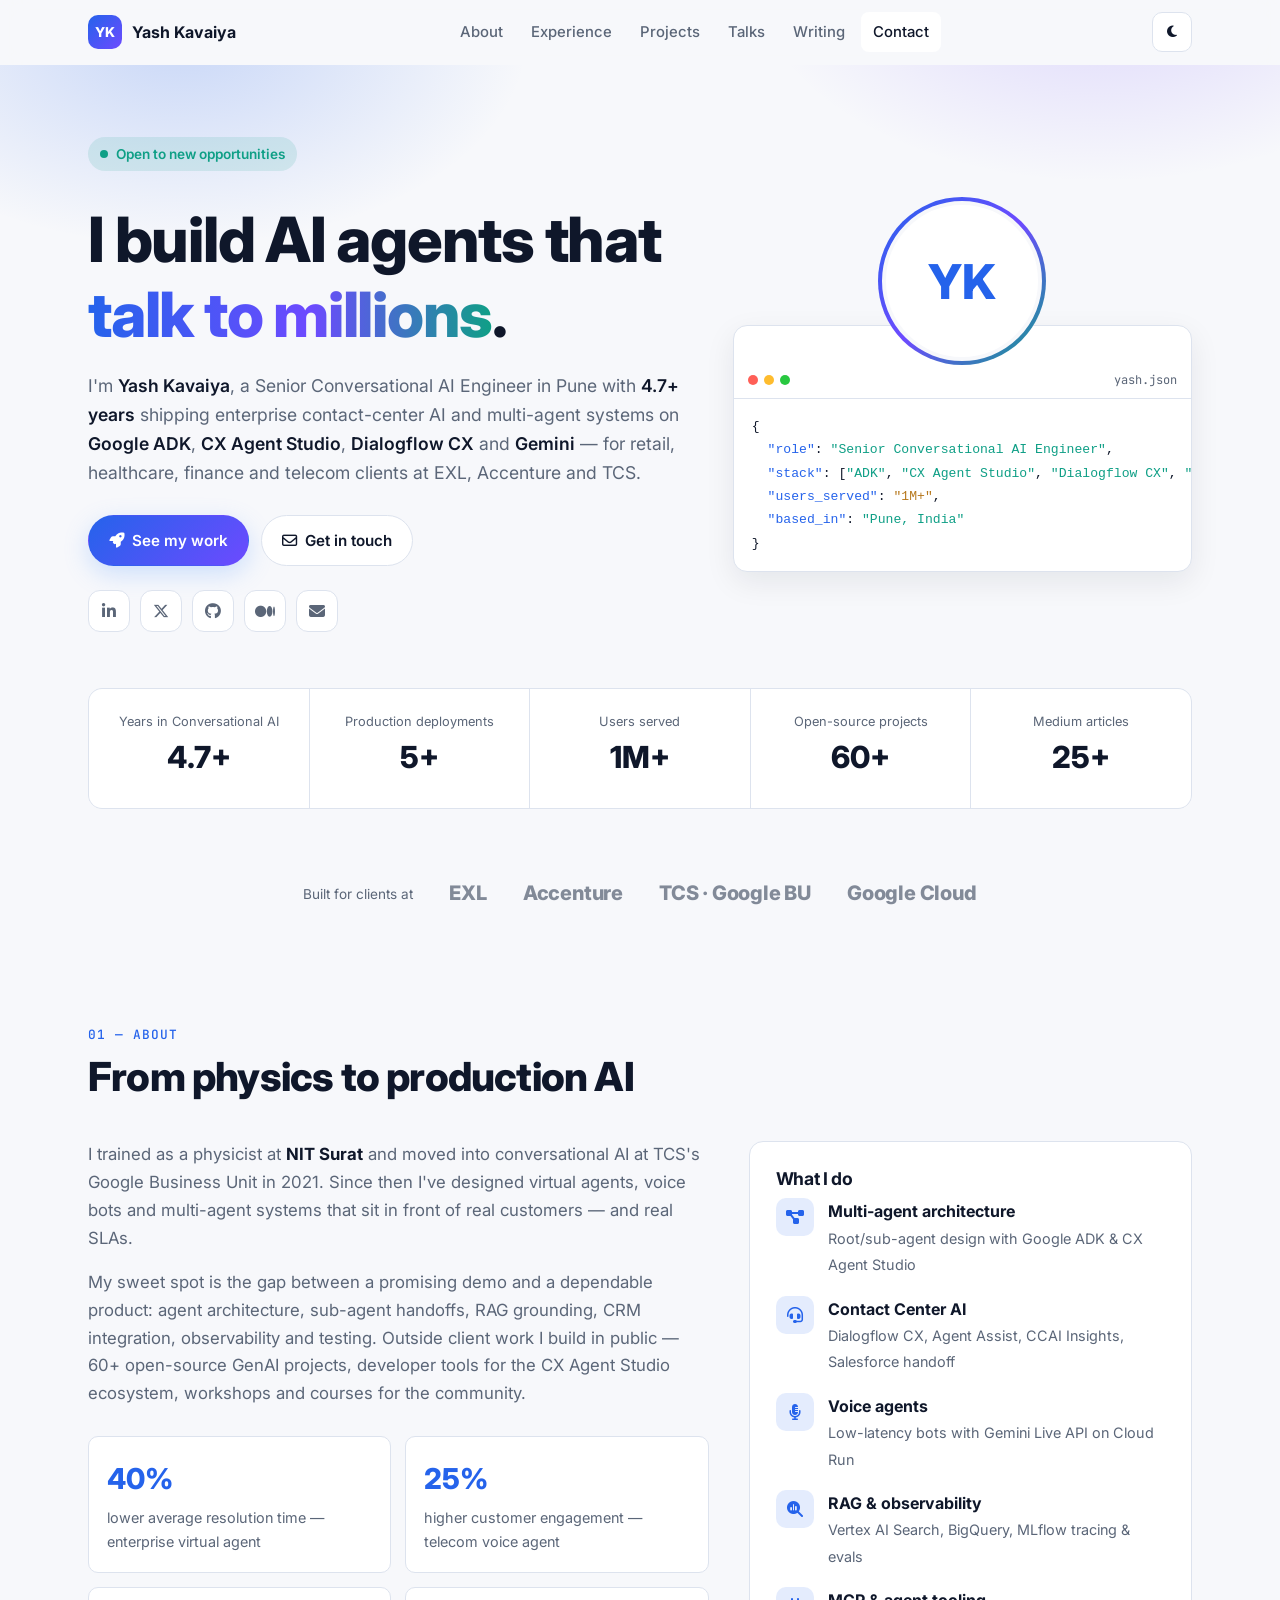
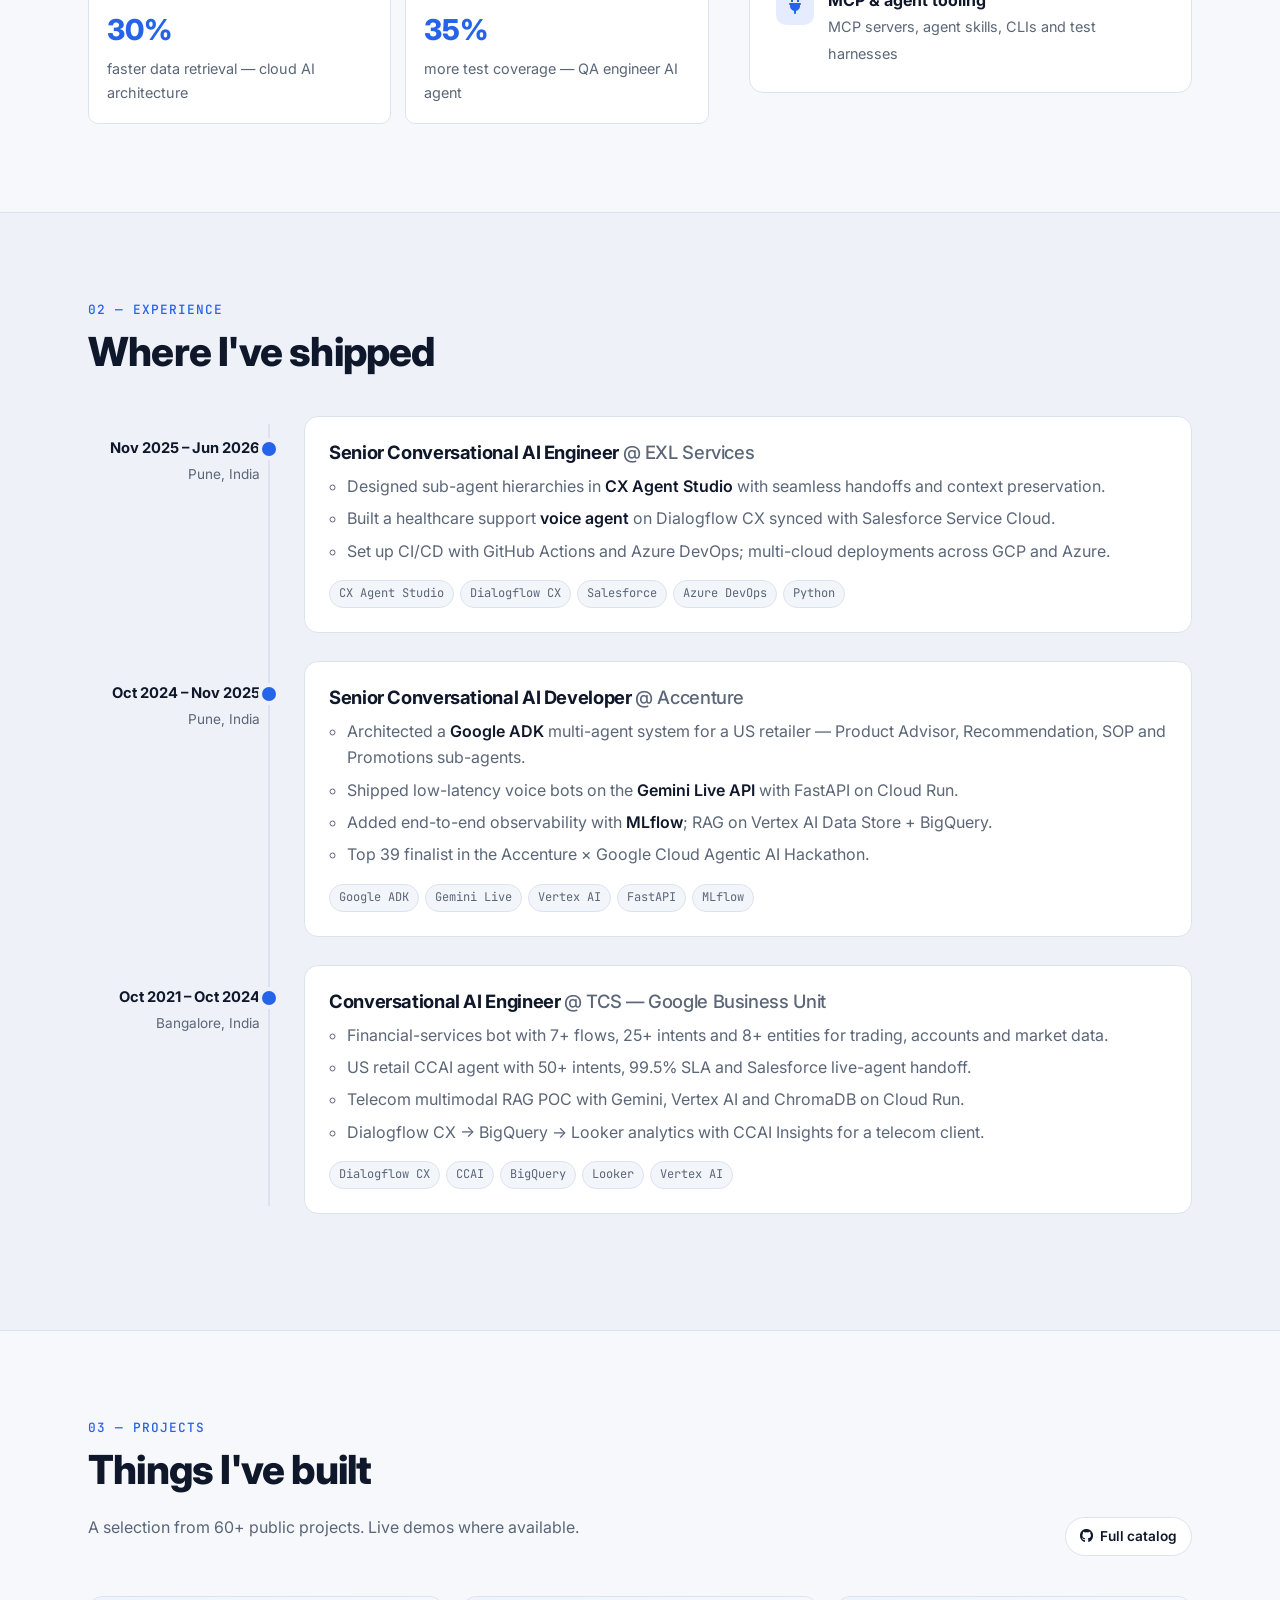
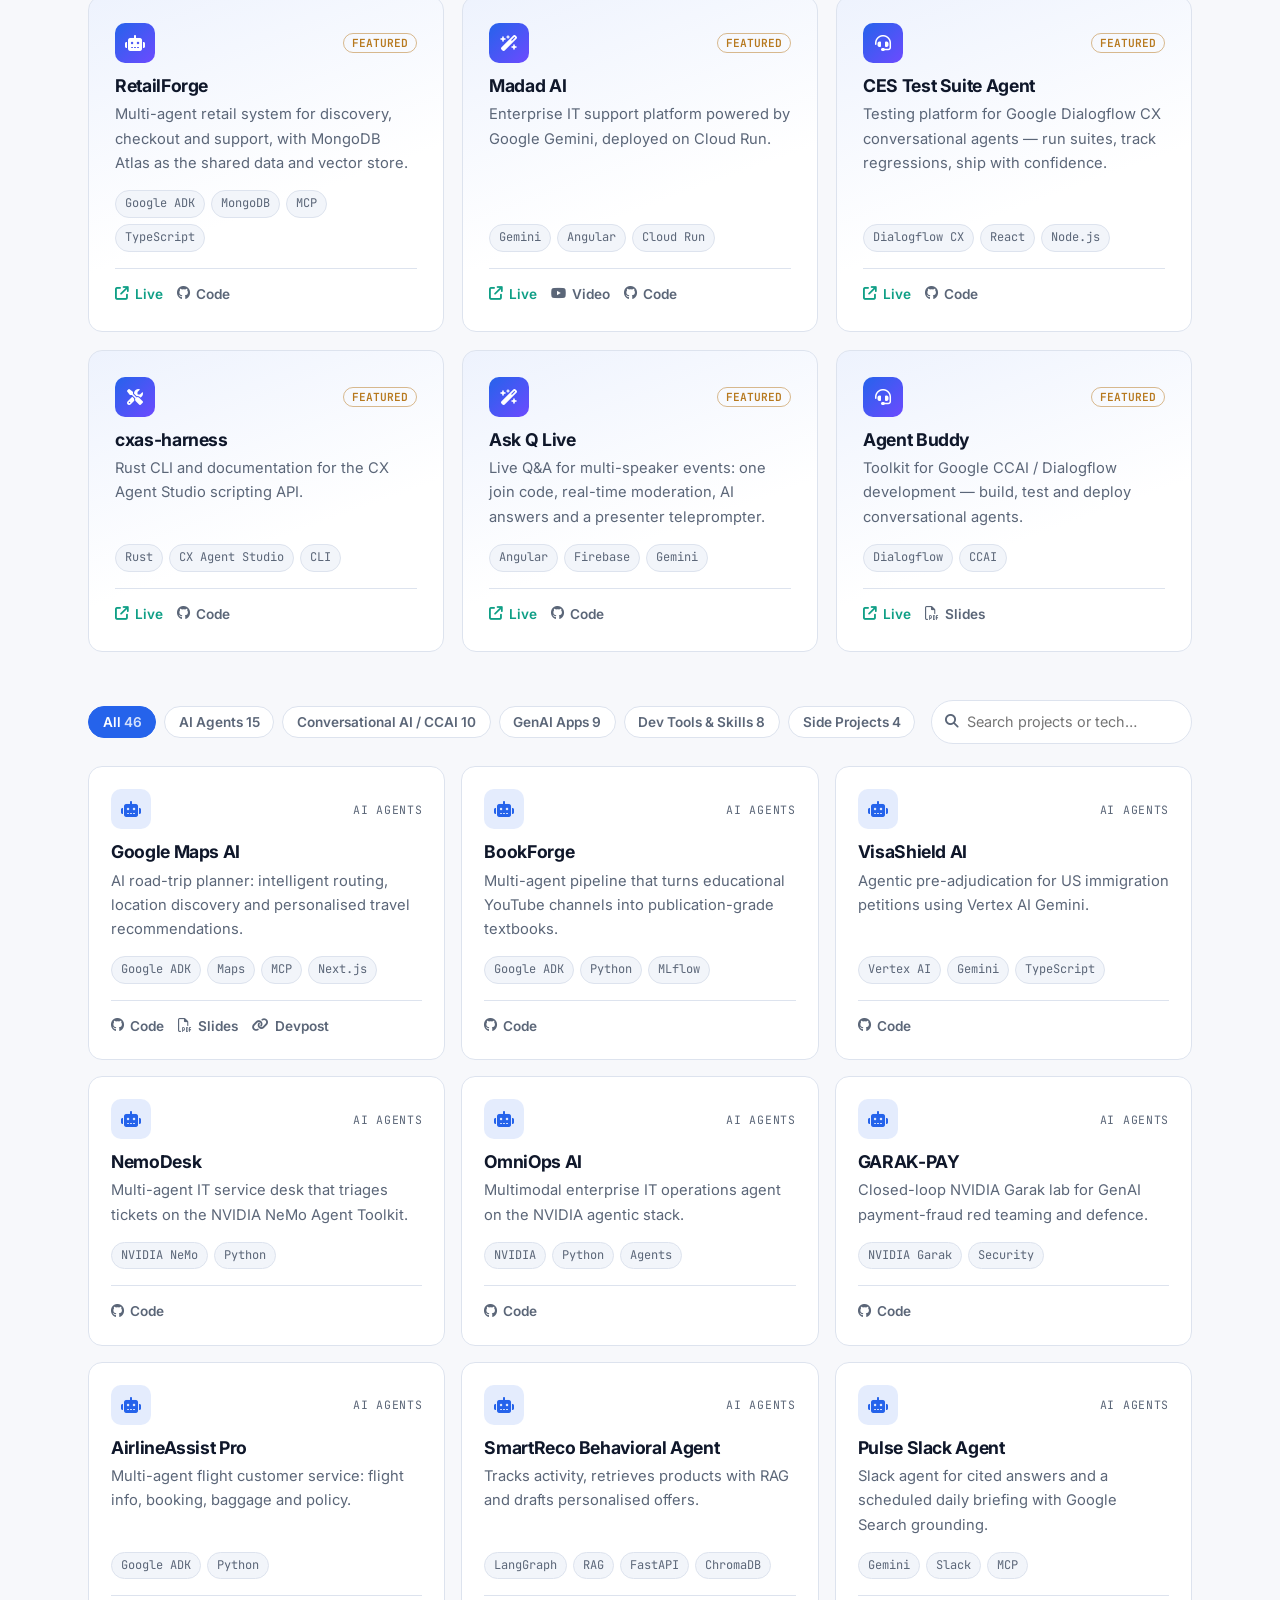
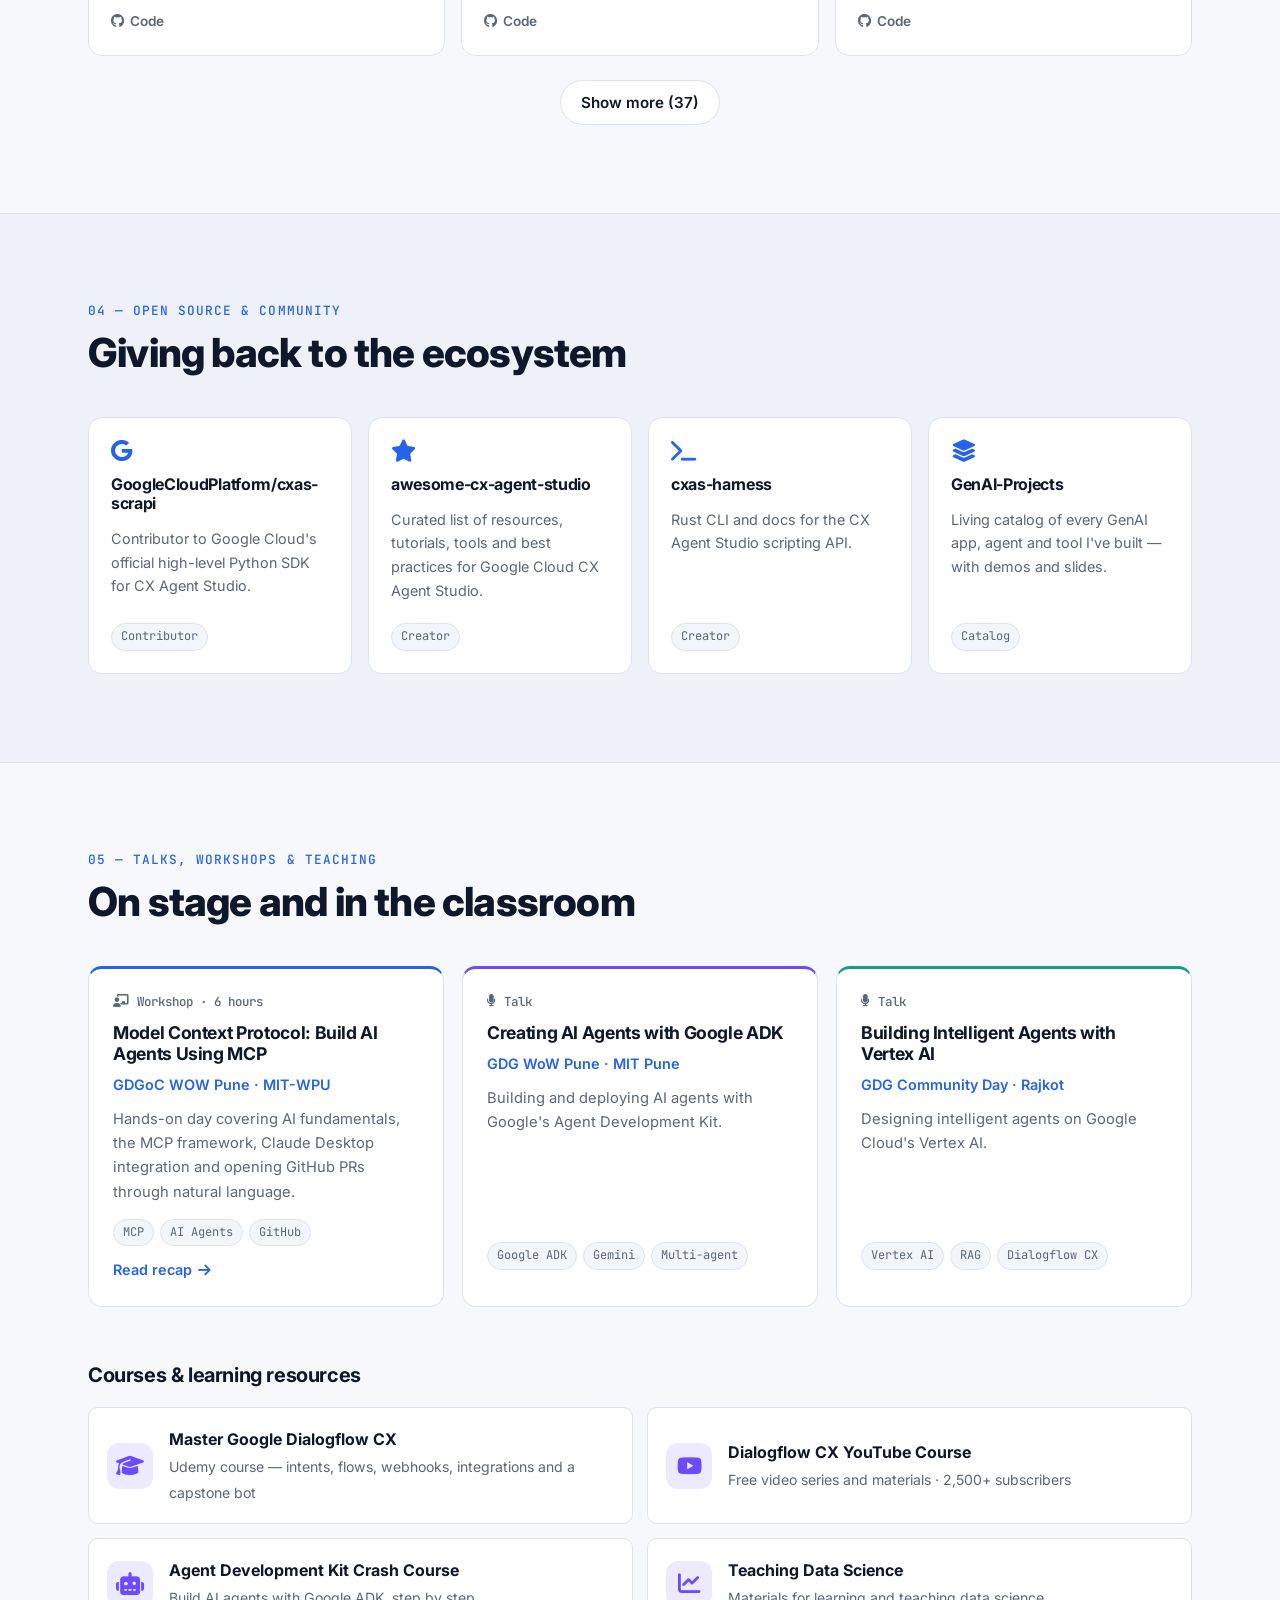
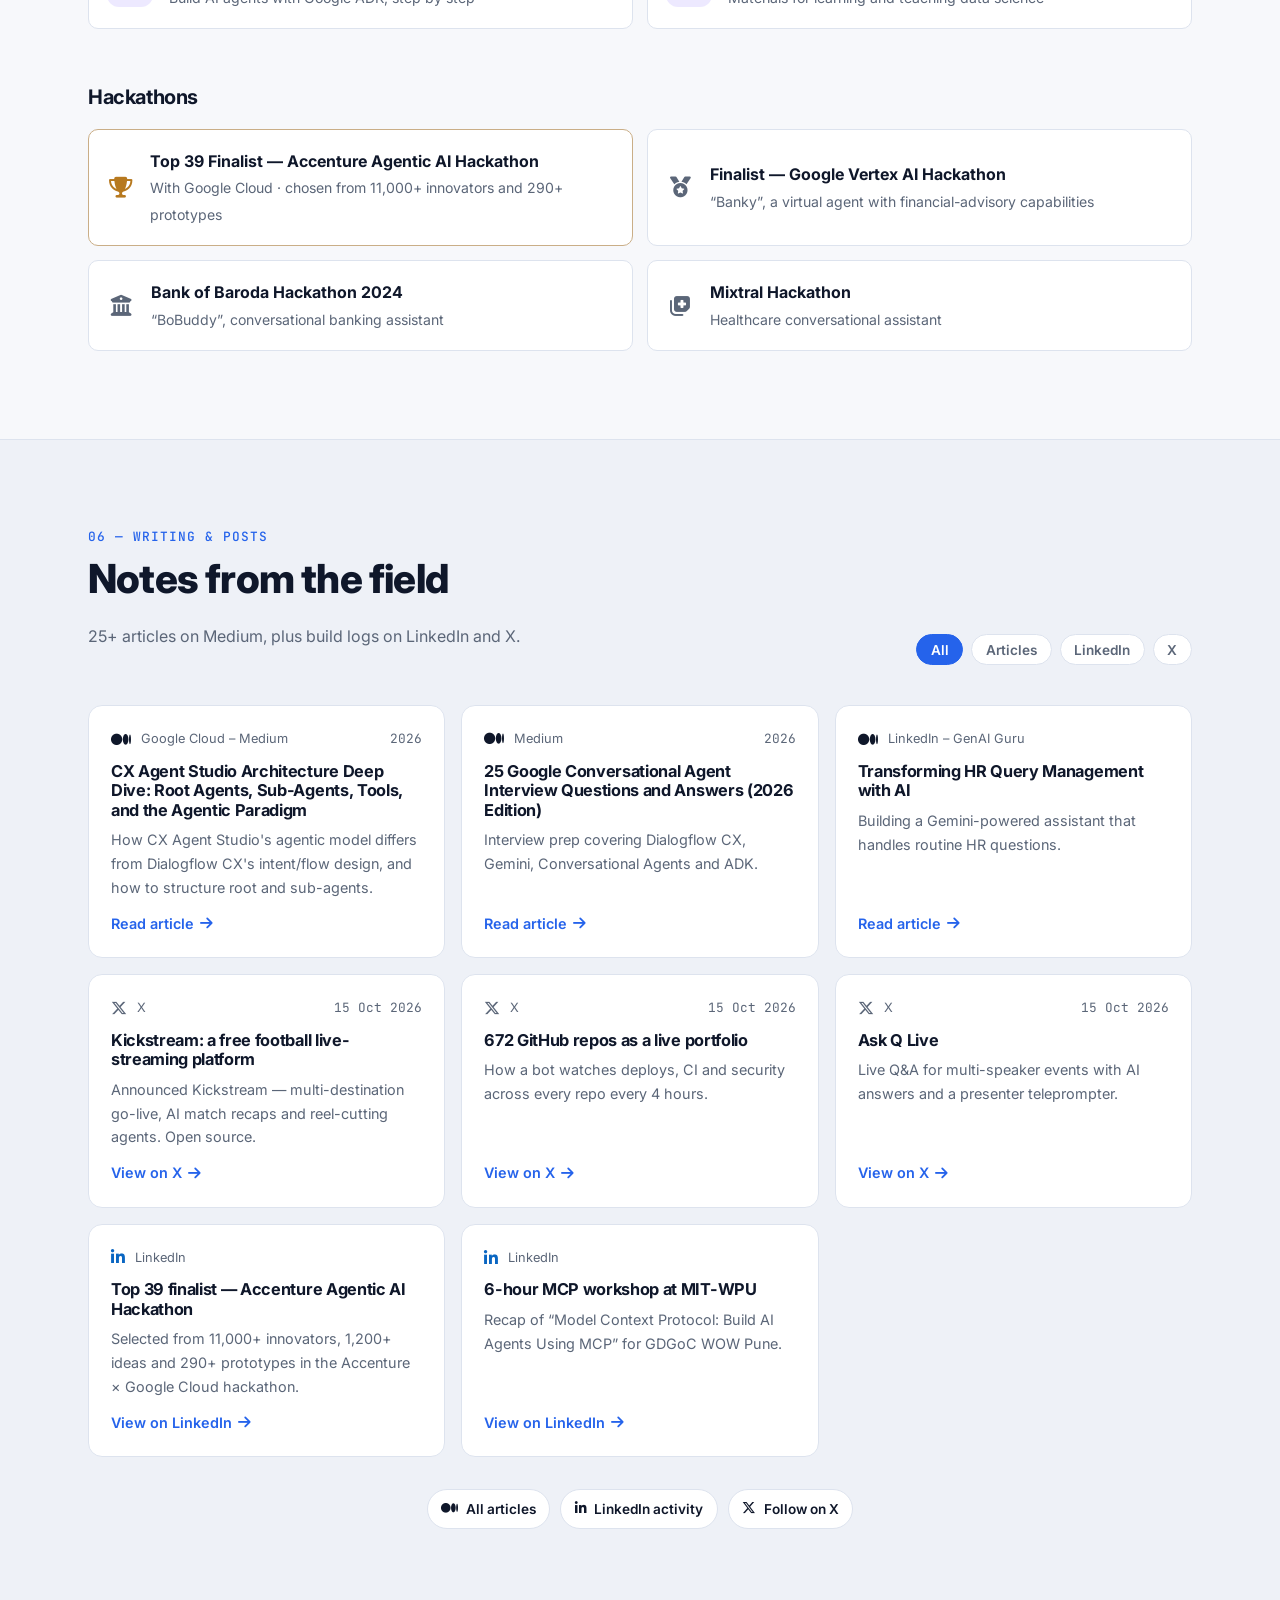
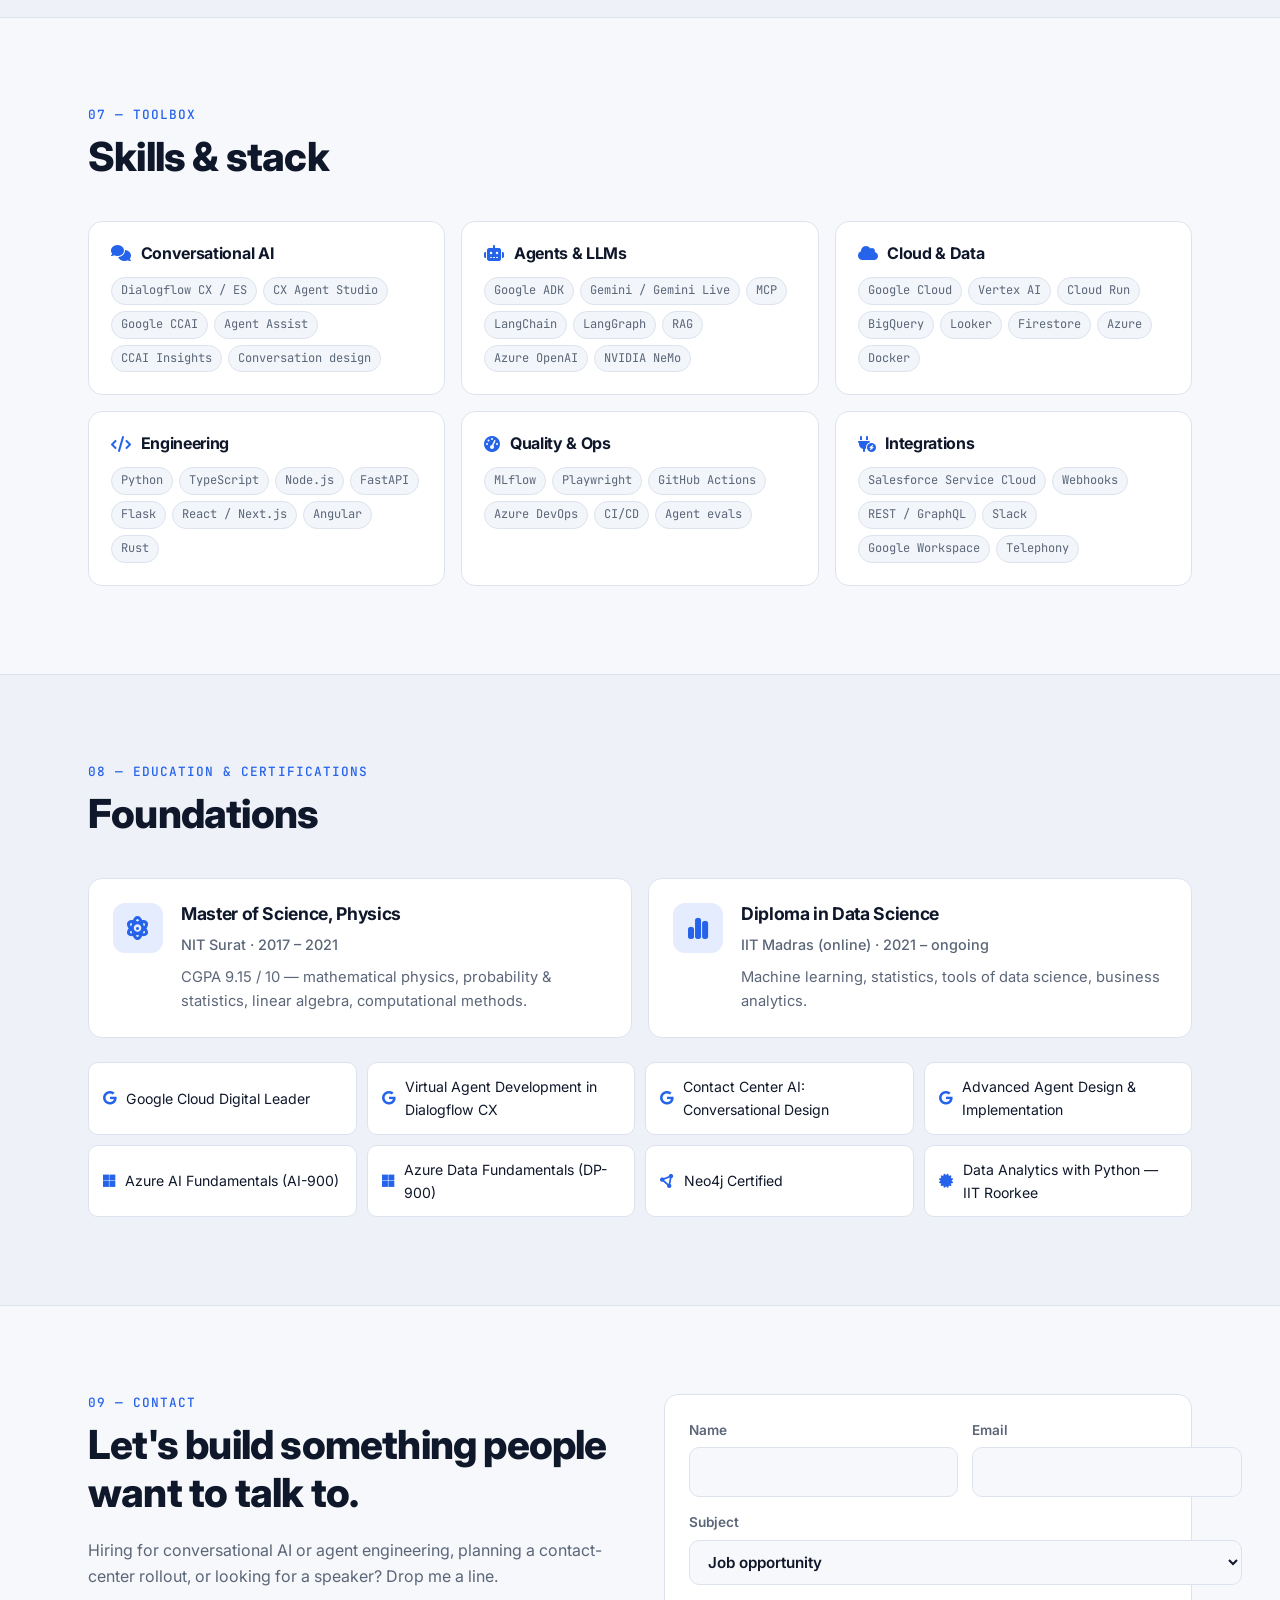
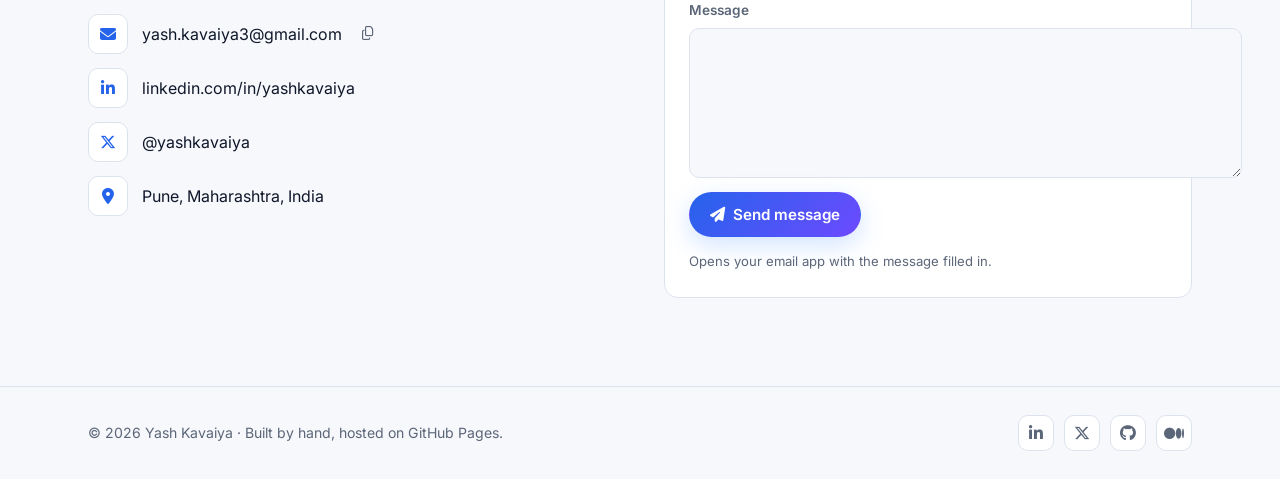
<file: index.html>
<!DOCTYPE html>
<html lang="en" data-theme="dark">
<head>
  <meta charset="UTF-8">
  <meta name="viewport" content="width=device-width, initial-scale=1.0">
  <title>Yash Kavaiya — Conversational AI &amp; AI Agent Engineer</title>
  <meta name="description" content="Yash Kavaiya builds enterprise conversational AI and multi-agent systems with Google ADK, CX Agent Studio, Dialogflow CX and Gemini. Projects, talks, writing and open source.">
  <meta name="author" content="Yash Kavaiya">
  <meta name="theme-color" content="#0b0f17">
  <link rel="canonical" href="https://yash-kavaiya.github.io/">
  <link rel="icon" href="assets/img/favicon.svg" type="image/svg+xml">

  <!-- Open Graph / Twitter -->
  <meta property="og:type" content="profile">
  <meta property="og:title" content="Yash Kavaiya — Conversational AI & AI Agent Engineer">
  <meta property="og:description" content="Enterprise conversational AI and multi-agent systems on Google Cloud. 60+ projects, talks and open source.">
  <meta property="og:url" content="https://yash-kavaiya.github.io/">
  <meta property="og:image" content="https://github.com/Yash-Kavaiya.png">
  <meta name="twitter:card" content="summary">
  <meta name="twitter:site" content="@yashkavaiya">
  <meta name="twitter:creator" content="@yashkavaiya">

  <script type="application/ld+json">
  {
    "@context": "https://schema.org",
    "@type": "Person",
    "name": "Yash Kavaiya",
    "url": "https://yash-kavaiya.github.io/",
    "image": "https://github.com/Yash-Kavaiya.png",
    "jobTitle": "Senior Conversational AI Engineer",
    "address": { "@type": "PostalAddress", "addressLocality": "Pune", "addressCountry": "IN" },
    "alumniOf": [
      { "@type": "CollegeOrUniversity", "name": "NIT Surat" },
      { "@type": "CollegeOrUniversity", "name": "IIT Madras" }
    ],
    "knowsAbout": ["Conversational AI", "Dialogflow CX", "Google ADK", "CX Agent Studio", "Contact Center AI", "Gemini", "Multi-agent systems", "Model Context Protocol"],
    "sameAs": [
      "https://www.linkedin.com/in/yashkavaiya/",
      "https://x.com/yashkavaiya",
      "https://github.com/Yash-Kavaiya",
      "https://medium.com/@yash.kavaiya3"
    ]
  }
  </script>

  <link rel="preconnect" href="https://fonts.googleapis.com">
  <link rel="preconnect" href="https://fonts.gstatic.com" crossorigin>
  <link href="https://fonts.googleapis.com/css2?family=Inter:wght@400;500;600;700;800&family=JetBrains+Mono:wght@400;500&display=swap" rel="stylesheet">
  <link rel="stylesheet" href="https://cdnjs.cloudflare.com/ajax/libs/font-awesome/6.5.1/css/all.min.css">
  <link rel="stylesheet" href="assets/css/style.css">
  <script>
    // Apply saved theme before paint to avoid a flash.
    try {
      var t = localStorage.getItem("theme") ||
        (window.matchMedia("(prefers-color-scheme: light)").matches ? "light" : "dark");
      document.documentElement.setAttribute("data-theme", t);
    } catch (e) {}
  </script>
</head>
<body>
  <a class="skip-link" href="#main">Skip to content</a>

  <!-- ============ NAV ============ -->
  <header class="nav" id="nav">
    <div class="container nav__inner">
      <a href="#top" class="nav__brand" aria-label="Home">
        <span class="nav__logo">YK</span><span class="nav__name">Yash Kavaiya</span>
      </a>
      <nav class="nav__links" id="navLinks" aria-label="Primary">
        <a href="#about">About</a>
        <a href="#experience">Experience</a>
        <a href="#projects">Projects</a>
        <a href="#talks">Talks</a>
        <a href="#writing">Writing</a>
        <a href="#contact">Contact</a>
      </nav>
      <div class="nav__actions">
        <button class="icon-btn" id="themeToggle" aria-label="Toggle colour theme">
          <i class="fa-solid fa-moon"></i>
        </button>
        <button class="icon-btn nav__menu" id="menuToggle" aria-label="Open menu" aria-expanded="false" aria-controls="navLinks">
          <i class="fa-solid fa-bars"></i>
        </button>
      </div>
    </div>
  </header>

  <main id="main">
    <!-- ============ HERO ============ -->
    <section class="hero" id="top">
      <div class="hero__glow" aria-hidden="true"></div>
      <div class="container hero__grid">
        <div class="hero__text">
          <p class="eyebrow"><span class="dot"></span> Open to new opportunities</p>
          <h1>I build AI agents that <span class="grad">talk to millions</span>.</h1>
          <p class="lead">
            I'm <strong>Yash Kavaiya</strong>, a Senior Conversational AI Engineer in Pune with
            <strong>4.7+ years</strong> shipping enterprise contact-center AI and multi-agent systems on
            <strong>Google ADK</strong>, <strong>CX Agent Studio</strong>, <strong>Dialogflow CX</strong> and <strong>Gemini</strong>
            — for retail, healthcare, finance and telecom clients at EXL, Accenture and TCS.
          </p>
          <div class="hero__cta">
            <a href="#projects" class="btn btn--primary"><i class="fa-solid fa-rocket"></i> See my work</a>
            <a href="#contact" class="btn btn--ghost"><i class="fa-regular fa-envelope"></i> Get in touch</a>
          </div>
          <ul class="socials" aria-label="Social profiles">
            <li><a href="https://www.linkedin.com/in/yashkavaiya/" target="_blank" rel="noopener" aria-label="LinkedIn"><i class="fa-brands fa-linkedin-in"></i></a></li>
            <li><a href="https://x.com/yashkavaiya" target="_blank" rel="noopener" aria-label="X (Twitter)"><i class="fa-brands fa-x-twitter"></i></a></li>
            <li><a href="https://github.com/Yash-Kavaiya" target="_blank" rel="noopener" aria-label="GitHub"><i class="fa-brands fa-github"></i></a></li>
            <li><a href="https://medium.com/@yash.kavaiya3" target="_blank" rel="noopener" aria-label="Medium"><i class="fa-brands fa-medium"></i></a></li>
            <li><a href="mailto:yash.kavaiya3@gmail.com" aria-label="Email"><i class="fa-solid fa-envelope"></i></a></li>
          </ul>
        </div>

        <div class="hero__card">
          <div class="avatar">
            <img src="https://github.com/Yash-Kavaiya.png?size=320" alt="Yash Kavaiya" width="160" height="160"
                 onerror="this.replaceWith(Object.assign(document.createElement('span'),{className:'avatar__fallback',textContent:'YK'}))">
          </div>
          <div class="terminal" aria-label="Quick profile">
            <div class="terminal__bar"><span></span><span></span><span></span><code>yash.json</code></div>
<pre><code>{
  <k>"role"</k>: <s>"Senior Conversational AI Engineer"</s>,
  <k>"stack"</k>: [<s>"ADK"</s>, <s>"CX Agent Studio"</s>, <s>"Dialogflow CX"</s>, <s>"Gemini"</s>],
  <k>"users_served"</k>: <n>"1M+"</n>,
  <k>"based_in"</k>: <s>"Pune, India"</s>
}</code></pre>
          </div>
        </div>
      </div>

      <div class="container">
        <dl class="stats">
          <div><dt>Years in Conversational AI</dt><dd>4.7+</dd></div>
          <div><dt>Production deployments</dt><dd>5+</dd></div>
          <div><dt>Users served</dt><dd>1M+</dd></div>
          <div><dt>Open-source projects</dt><dd>60+</dd></div>
          <div><dt>Medium articles</dt><dd>25+</dd></div>
        </dl>
      </div>
    </section>

    <!-- ============ TRUSTED BY ============ -->
    <section class="logos" aria-label="Where I've worked">
      <div class="container logos__row">
        <span class="logos__label">Built for clients at</span>
        <span class="logo-word">EXL</span>
        <span class="logo-word">Accenture</span>
        <span class="logo-word">TCS · Google BU</span>
        <span class="logo-word">Google Cloud</span>
      </div>
    </section>

    <!-- ============ ABOUT ============ -->
    <section class="section" id="about">
      <div class="container">
        <header class="section__head">
          <p class="kicker">01 — About</p>
          <h2>From physics to production AI</h2>
        </header>
        <div class="about">
          <div class="about__text">
            <p>
              I trained as a physicist at <strong>NIT Surat</strong> and moved into conversational AI at TCS's Google
              Business Unit in 2021. Since then I've designed virtual agents, voice bots and multi-agent systems that
              sit in front of real customers — and real SLAs.
            </p>
            <p>
              My sweet spot is the gap between a promising demo and a dependable product: agent architecture,
              sub-agent handoffs, RAG grounding, CRM integration, observability and testing. Outside client work I build
              in public — 60+ open-source GenAI projects, developer tools for the CX Agent Studio ecosystem, workshops
              and courses for the community.
            </p>
            <div class="impact">
              <div class="impact__item"><span>40%</span><p>lower average resolution time — enterprise virtual agent</p></div>
              <div class="impact__item"><span>25%</span><p>higher customer engagement — telecom voice agent</p></div>
              <div class="impact__item"><span>30%</span><p>faster data retrieval — cloud AI architecture</p></div>
              <div class="impact__item"><span>35%</span><p>more test coverage — QA engineer AI agent</p></div>
            </div>
          </div>
          <aside class="about__side">
            <h3>What I do</h3>
            <ul class="checklist">
              <li><i class="fa-solid fa-diagram-project"></i><div><strong>Multi-agent architecture</strong><span>Root/sub-agent design with Google ADK &amp; CX Agent Studio</span></div></li>
              <li><i class="fa-solid fa-headset"></i><div><strong>Contact Center AI</strong><span>Dialogflow CX, Agent Assist, CCAI Insights, Salesforce handoff</span></div></li>
              <li><i class="fa-solid fa-microphone-lines"></i><div><strong>Voice agents</strong><span>Low-latency bots with Gemini Live API on Cloud Run</span></div></li>
              <li><i class="fa-solid fa-magnifying-glass-chart"></i><div><strong>RAG &amp; observability</strong><span>Vertex AI Search, BigQuery, MLflow tracing &amp; evals</span></div></li>
              <li><i class="fa-solid fa-plug"></i><div><strong>MCP &amp; agent tooling</strong><span>MCP servers, agent skills, CLIs and test harnesses</span></div></li>
            </ul>
          </aside>
        </div>
      </div>
    </section>

    <!-- ============ EXPERIENCE ============ -->
    <section class="section section--alt" id="experience">
      <div class="container">
        <header class="section__head">
          <p class="kicker">02 — Experience</p>
          <h2>Where I've shipped</h2>
        </header>

        <ol class="timeline">
          <li class="timeline__item">
            <div class="timeline__meta">
              <span class="timeline__date">Nov 2025 – Jun 2026</span>
              <span class="timeline__place">Pune, India</span>
            </div>
            <div class="card">
              <h3>Senior Conversational AI Engineer <span class="at">@ EXL Services</span></h3>
              <ul>
                <li>Designed sub-agent hierarchies in <strong>CX Agent Studio</strong> with seamless handoffs and context preservation.</li>
                <li>Built a healthcare support <strong>voice agent</strong> on Dialogflow CX synced with Salesforce Service Cloud.</li>
                <li>Set up CI/CD with GitHub Actions and Azure DevOps; multi-cloud deployments across GCP and Azure.</li>
              </ul>
              <div class="chips"><span>CX Agent Studio</span><span>Dialogflow CX</span><span>Salesforce</span><span>Azure DevOps</span><span>Python</span></div>
            </div>
          </li>
          <li class="timeline__item">
            <div class="timeline__meta">
              <span class="timeline__date">Oct 2024 – Nov 2025</span>
              <span class="timeline__place">Pune, India</span>
            </div>
            <div class="card">
              <h3>Senior Conversational AI Developer <span class="at">@ Accenture</span></h3>
              <ul>
                <li>Architected a <strong>Google ADK</strong> multi-agent system for a US retailer — Product Advisor, Recommendation, SOP and Promotions sub-agents.</li>
                <li>Shipped low-latency voice bots on the <strong>Gemini Live API</strong> with FastAPI on Cloud Run.</li>
                <li>Added end-to-end observability with <strong>MLflow</strong>; RAG on Vertex AI Data Store + BigQuery.</li>
                <li>Top 39 finalist in the Accenture × Google Cloud Agentic AI Hackathon.</li>
              </ul>
              <div class="chips"><span>Google ADK</span><span>Gemini Live</span><span>Vertex AI</span><span>FastAPI</span><span>MLflow</span></div>
            </div>
          </li>
          <li class="timeline__item">
            <div class="timeline__meta">
              <span class="timeline__date">Oct 2021 – Oct 2024</span>
              <span class="timeline__place">Bangalore, India</span>
            </div>
            <div class="card">
              <h3>Conversational AI Engineer <span class="at">@ TCS — Google Business Unit</span></h3>
              <ul>
                <li>Financial-services bot with 7+ flows, 25+ intents and 8+ entities for trading, accounts and market data.</li>
                <li>US retail CCAI agent with 50+ intents, 99.5% SLA and Salesforce live-agent handoff.</li>
                <li>Telecom multimodal RAG POC with Gemini, Vertex AI and ChromaDB on Cloud Run.</li>
                <li>Dialogflow CX → BigQuery → Looker analytics with CCAI Insights for a telecom client.</li>
              </ul>
              <div class="chips"><span>Dialogflow CX</span><span>CCAI</span><span>BigQuery</span><span>Looker</span><span>Vertex AI</span></div>
            </div>
          </li>
        </ol>
      </div>
    </section>

    <!-- ============ PROJECTS ============ -->
    <section class="section" id="projects">
      <div class="container">
        <header class="section__head section__head--row">
          <div>
            <p class="kicker">03 — Projects</p>
            <h2>Things I've built</h2>
            <p class="muted">A selection from 60+ public projects. Live demos where available.</p>
          </div>
          <a class="btn btn--ghost btn--sm" href="https://github.com/Yash-Kavaiya/GenAI-Projects" target="_blank" rel="noopener">
            <i class="fa-brands fa-github"></i> Full catalog
          </a>
        </header>

        <div class="featured" id="featuredGrid"></div>

        <div class="toolbar">
          <div class="filters" id="projectFilters" role="tablist" aria-label="Filter projects"></div>
          <label class="search">
            <i class="fa-solid fa-magnifying-glass"></i>
            <input type="search" id="projectSearch" placeholder="Search projects or tech…" aria-label="Search projects">
          </label>
        </div>
        <div class="grid" id="projectGrid" aria-live="polite"></div>
        <p class="empty" id="projectEmpty" hidden>No projects match that search.</p>
        <div class="center"><button class="btn btn--ghost" id="showMore" hidden>Show more</button></div>
        <noscript><p class="muted">Enable JavaScript to browse projects, or see the <a href="https://github.com/Yash-Kavaiya/GenAI-Projects">full catalog on GitHub</a>.</p></noscript>
      </div>
    </section>

    <!-- ============ OPEN SOURCE ============ -->
    <section class="section section--alt" id="open-source">
      <div class="container">
        <header class="section__head">
          <p class="kicker">04 — Open source &amp; community</p>
          <h2>Giving back to the ecosystem</h2>
        </header>
        <div class="oss">
          <a class="oss__card" href="https://github.com/GoogleCloudPlatform/cxas-scrapi" target="_blank" rel="noopener">
            <i class="fa-brands fa-google"></i>
            <h3>GoogleCloudPlatform/cxas-scrapi</h3>
            <p>Contributor to Google Cloud's official high-level Python SDK for CX Agent Studio.</p>
            <span class="tag">Contributor</span>
          </a>
          <a class="oss__card" href="https://github.com/Yash-Kavaiya/awesome-cx-agent-studio" target="_blank" rel="noopener">
            <i class="fa-solid fa-star"></i>
            <h3>awesome-cx-agent-studio</h3>
            <p>Curated list of resources, tutorials, tools and best practices for Google Cloud CX Agent Studio.</p>
            <span class="tag">Creator</span>
          </a>
          <a class="oss__card" href="https://github.com/Yash-Kavaiya/cxas-harness" target="_blank" rel="noopener">
            <i class="fa-solid fa-terminal"></i>
            <h3>cxas-harness</h3>
            <p>Rust CLI and docs for the CX Agent Studio scripting API.</p>
            <span class="tag">Creator</span>
          </a>
          <a class="oss__card" href="https://github.com/Yash-Kavaiya/GenAI-Projects" target="_blank" rel="noopener">
            <i class="fa-solid fa-layer-group"></i>
            <h3>GenAI-Projects</h3>
            <p>Living catalog of every GenAI app, agent and tool I've built — with demos and slides.</p>
            <span class="tag">Catalog</span>
          </a>
        </div>
      </div>
    </section>

    <!-- ============ TALKS ============ -->
    <section class="section" id="talks">
      <div class="container">
        <header class="section__head">
          <p class="kicker">05 — Talks, workshops &amp; teaching</p>
          <h2>On stage and in the classroom</h2>
        </header>

        <div class="talks">
          <article class="talk">
            <div class="talk__type"><i class="fa-solid fa-chalkboard-user"></i> Workshop · 6 hours</div>
            <h3>Model Context Protocol: Build AI Agents Using MCP</h3>
            <p class="talk__event">GDGoC WOW Pune · MIT-WPU</p>
            <p>Hands-on day covering AI fundamentals, the MCP framework, Claude Desktop integration and opening GitHub PRs through natural language.</p>
            <div class="chips"><span>MCP</span><span>AI Agents</span><span>GitHub</span></div>
            <a class="link" href="https://www.linkedin.com/feed/update/urn:li:activity:7320427540530053120/" target="_blank" rel="noopener">Read recap <i class="fa-solid fa-arrow-right"></i></a>
          </article>
          <article class="talk">
            <div class="talk__type"><i class="fa-solid fa-microphone"></i> Talk</div>
            <h3>Creating AI Agents with Google ADK</h3>
            <p class="talk__event">GDG WoW Pune · MIT Pune</p>
            <p>Building and deploying AI agents with Google's Agent Development Kit.</p>
            <div class="chips"><span>Google ADK</span><span>Gemini</span><span>Multi-agent</span></div>
          </article>
          <article class="talk">
            <div class="talk__type"><i class="fa-solid fa-microphone"></i> Talk</div>
            <h3>Building Intelligent Agents with Vertex AI</h3>
            <p class="talk__event">GDG Community Day · Rajkot</p>
            <p>Designing intelligent agents on Google Cloud's Vertex AI.</p>
            <div class="chips"><span>Vertex AI</span><span>RAG</span><span>Dialogflow CX</span></div>
          </article>
        </div>

        <h3 class="subhead">Courses &amp; learning resources</h3>
        <div class="courses">
          <a class="course" href="https://github.com/Yash-Kavaiya/Udemy-Master-Google-Dialogflow-CX" target="_blank" rel="noopener">
            <i class="fa-solid fa-graduation-cap"></i>
            <div><strong>Master Google Dialogflow CX</strong><span>Udemy course — intents, flows, webhooks, integrations and a capstone bot</span></div>
          </a>
          <a class="course" href="https://github.com/Yash-Kavaiya/Dialogflow-CX-YouTube-Course" target="_blank" rel="noopener">
            <i class="fa-brands fa-youtube"></i>
            <div><strong>Dialogflow CX YouTube Course</strong><span>Free video series and materials · 2,500+ subscribers</span></div>
          </a>
          <a class="course" href="https://github.com/Yash-Kavaiya/agent-development-kit-crash-course" target="_blank" rel="noopener">
            <i class="fa-solid fa-robot"></i>
            <div><strong>Agent Development Kit Crash Course</strong><span>Build AI agents with Google ADK, step by step</span></div>
          </a>
          <a class="course" href="https://github.com/Yash-Kavaiya/TeachingDataScience" target="_blank" rel="noopener">
            <i class="fa-solid fa-chart-line"></i>
            <div><strong>Teaching Data Science</strong><span>Materials for learning and teaching data science</span></div>
          </a>
        </div>

        <h3 class="subhead">Hackathons</h3>
        <div class="hack">
          <div class="hack__item hack__item--gold">
            <i class="fa-solid fa-trophy"></i>
            <div><strong>Top 39 Finalist — Accenture Agentic AI Hackathon</strong><span>With Google Cloud · chosen from 11,000+ innovators and 290+ prototypes</span></div>
          </div>
          <div class="hack__item">
            <i class="fa-solid fa-medal"></i>
            <div><strong>Finalist — Google Vertex AI Hackathon</strong><span>“Banky”, a virtual agent with financial-advisory capabilities</span></div>
          </div>
          <div class="hack__item">
            <i class="fa-solid fa-building-columns"></i>
            <div><strong>Bank of Baroda Hackathon 2024</strong><span>“BoBuddy”, conversational banking assistant</span></div>
          </div>
          <div class="hack__item">
            <i class="fa-solid fa-notes-medical"></i>
            <div><strong>Mixtral Hackathon</strong><span>Healthcare conversational assistant</span></div>
          </div>
        </div>
      </div>
    </section>

    <!-- ============ WRITING ============ -->
    <section class="section section--alt" id="writing">
      <div class="container">
        <header class="section__head section__head--row">
          <div>
            <p class="kicker">06 — Writing &amp; posts</p>
            <h2>Notes from the field</h2>
            <p class="muted">25+ articles on Medium, plus build logs on LinkedIn and X.</p>
          </div>
          <div class="filters" id="postFilters" role="tablist" aria-label="Filter posts">
            <button class="chip-btn is-active" data-type="all">All</button>
            <button class="chip-btn" data-type="article">Articles</button>
            <button class="chip-btn" data-type="linkedin">LinkedIn</button>
            <button class="chip-btn" data-type="x">X</button>
          </div>
        </header>
        <div class="posts" id="postGrid"></div>
        <div class="follow">
          <a class="btn btn--ghost btn--sm" href="https://medium.com/@yash.kavaiya3" target="_blank" rel="noopener"><i class="fa-brands fa-medium"></i> All articles</a>
          <a class="btn btn--ghost btn--sm" href="https://www.linkedin.com/in/yashkavaiya/recent-activity/all/" target="_blank" rel="noopener"><i class="fa-brands fa-linkedin-in"></i> LinkedIn activity</a>
          <a class="btn btn--ghost btn--sm" href="https://x.com/yashkavaiya" target="_blank" rel="noopener"><i class="fa-brands fa-x-twitter"></i> Follow on X</a>
        </div>
      </div>
    </section>

    <!-- ============ SKILLS ============ -->
    <section class="section" id="skills">
      <div class="container">
        <header class="section__head">
          <p class="kicker">07 — Toolbox</p>
          <h2>Skills &amp; stack</h2>
        </header>
        <div class="skills">
          <div class="skill">
            <h3><i class="fa-solid fa-comments"></i> Conversational AI</h3>
            <div class="chips"><span>Dialogflow CX / ES</span><span>CX Agent Studio</span><span>Google CCAI</span><span>Agent Assist</span><span>CCAI Insights</span><span>Conversation design</span></div>
          </div>
          <div class="skill">
            <h3><i class="fa-solid fa-robot"></i> Agents &amp; LLMs</h3>
            <div class="chips"><span>Google ADK</span><span>Gemini / Gemini Live</span><span>MCP</span><span>LangChain</span><span>LangGraph</span><span>RAG</span><span>Azure OpenAI</span><span>NVIDIA NeMo</span></div>
          </div>
          <div class="skill">
            <h3><i class="fa-solid fa-cloud"></i> Cloud &amp; Data</h3>
            <div class="chips"><span>Google Cloud</span><span>Vertex AI</span><span>Cloud Run</span><span>BigQuery</span><span>Looker</span><span>Firestore</span><span>Azure</span><span>Docker</span></div>
          </div>
          <div class="skill">
            <h3><i class="fa-solid fa-code"></i> Engineering</h3>
            <div class="chips"><span>Python</span><span>TypeScript</span><span>Node.js</span><span>FastAPI</span><span>Flask</span><span>React / Next.js</span><span>Angular</span><span>Rust</span></div>
          </div>
          <div class="skill">
            <h3><i class="fa-solid fa-gauge-high"></i> Quality &amp; Ops</h3>
            <div class="chips"><span>MLflow</span><span>Playwright</span><span>GitHub Actions</span><span>Azure DevOps</span><span>CI/CD</span><span>Agent evals</span></div>
          </div>
          <div class="skill">
            <h3><i class="fa-solid fa-plug-circle-bolt"></i> Integrations</h3>
            <div class="chips"><span>Salesforce Service Cloud</span><span>Webhooks</span><span>REST / GraphQL</span><span>Slack</span><span>Google Workspace</span><span>Telephony</span></div>
          </div>
        </div>
      </div>
    </section>

    <!-- ============ EDUCATION ============ -->
    <section class="section section--alt" id="education">
      <div class="container">
        <header class="section__head">
          <p class="kicker">08 — Education &amp; certifications</p>
          <h2>Foundations</h2>
        </header>
        <div class="edu">
          <div class="card edu__card">
            <i class="fa-solid fa-atom"></i>
            <div>
              <h3>Master of Science, Physics</h3>
              <p class="at">NIT Surat · 2017 – 2021</p>
              <p>CGPA 9.15 / 10 — mathematical physics, probability &amp; statistics, linear algebra, computational methods.</p>
            </div>
          </div>
          <div class="card edu__card">
            <i class="fa-solid fa-chart-simple"></i>
            <div>
              <h3>Diploma in Data Science</h3>
              <p class="at">IIT Madras (online) · 2021 – ongoing</p>
              <p>Machine learning, statistics, tools of data science, business analytics.</p>
            </div>
          </div>
        </div>
        <ul class="certs">
          <li><i class="fa-brands fa-google"></i> Google Cloud Digital Leader</li>
          <li><i class="fa-brands fa-google"></i> Virtual Agent Development in Dialogflow CX</li>
          <li><i class="fa-brands fa-google"></i> Contact Center AI: Conversational Design</li>
          <li><i class="fa-brands fa-google"></i> Advanced Agent Design &amp; Implementation</li>
          <li><i class="fa-brands fa-microsoft"></i> Azure AI Fundamentals (AI-900)</li>
          <li><i class="fa-brands fa-microsoft"></i> Azure Data Fundamentals (DP-900)</li>
          <li><i class="fa-solid fa-circle-nodes"></i> Neo4j Certified</li>
          <li><i class="fa-solid fa-certificate"></i> Data Analytics with Python — IIT Roorkee</li>
        </ul>
      </div>
    </section>

    <!-- ============ CONTACT ============ -->
    <section class="section" id="contact">
      <div class="container">
        <div class="contact">
          <div class="contact__intro">
            <p class="kicker">09 — Contact</p>
            <h2>Let's build something people want to talk to.</h2>
            <p class="muted">Hiring for conversational AI or agent engineering, planning a contact-center rollout, or looking for a speaker? Drop me a line.</p>
            <ul class="contact__list">
              <li><i class="fa-solid fa-envelope"></i><a href="mailto:yash.kavaiya3@gmail.com">yash.kavaiya3@gmail.com</a>
                <button class="copy" data-copy="yash.kavaiya3@gmail.com" aria-label="Copy email"><i class="fa-regular fa-copy"></i></button></li>
              <li><i class="fa-brands fa-linkedin-in"></i><a href="https://www.linkedin.com/in/yashkavaiya/" target="_blank" rel="noopener">linkedin.com/in/yashkavaiya</a></li>
              <li><i class="fa-brands fa-x-twitter"></i><a href="https://x.com/yashkavaiya" target="_blank" rel="noopener">@yashkavaiya</a></li>
              <li><i class="fa-solid fa-location-dot"></i><span>Pune, Maharashtra, India</span></li>
            </ul>
          </div>
          <form class="contact__form card" id="contactForm" novalidate>
            <div class="field-row">
              <label>Name<input name="name" required autocomplete="name"></label>
              <label>Email<input name="email" type="email" required autocomplete="email"></label>
            </div>
            <label>Subject
              <select name="subject">
                <option>Job opportunity</option>
                <option>Consulting / project</option>
                <option>Speaking or workshop</option>
                <option>Something else</option>
              </select>
            </label>
            <label>Message<textarea name="message" rows="5" required></textarea></label>
            <button class="btn btn--primary" type="submit"><i class="fa-solid fa-paper-plane"></i> Send message</button>
            <p class="form-note" id="formNote" role="status">Opens your email app with the message filled in.</p>
          </form>
        </div>
      </div>
    </section>
  </main>

  <footer class="footer">
    <div class="container footer__inner">
      <p>© <span id="year">2026</span> Yash Kavaiya · Built by hand, hosted on GitHub Pages.</p>
      <ul class="socials socials--sm">
        <li><a href="https://www.linkedin.com/in/yashkavaiya/" target="_blank" rel="noopener" aria-label="LinkedIn"><i class="fa-brands fa-linkedin-in"></i></a></li>
        <li><a href="https://x.com/yashkavaiya" target="_blank" rel="noopener" aria-label="X"><i class="fa-brands fa-x-twitter"></i></a></li>
        <li><a href="https://github.com/Yash-Kavaiya" target="_blank" rel="noopener" aria-label="GitHub"><i class="fa-brands fa-github"></i></a></li>
        <li><a href="https://medium.com/@yash.kavaiya3" target="_blank" rel="noopener" aria-label="Medium"><i class="fa-brands fa-medium"></i></a></li>
      </ul>
    </div>
  </footer>

  <button class="to-top" id="toTop" aria-label="Back to top"><i class="fa-solid fa-arrow-up"></i></button>

  <script src="assets/js/data.js"></script>
  <script src="assets/js/main.js"></script>
</body>
</html>
</file>
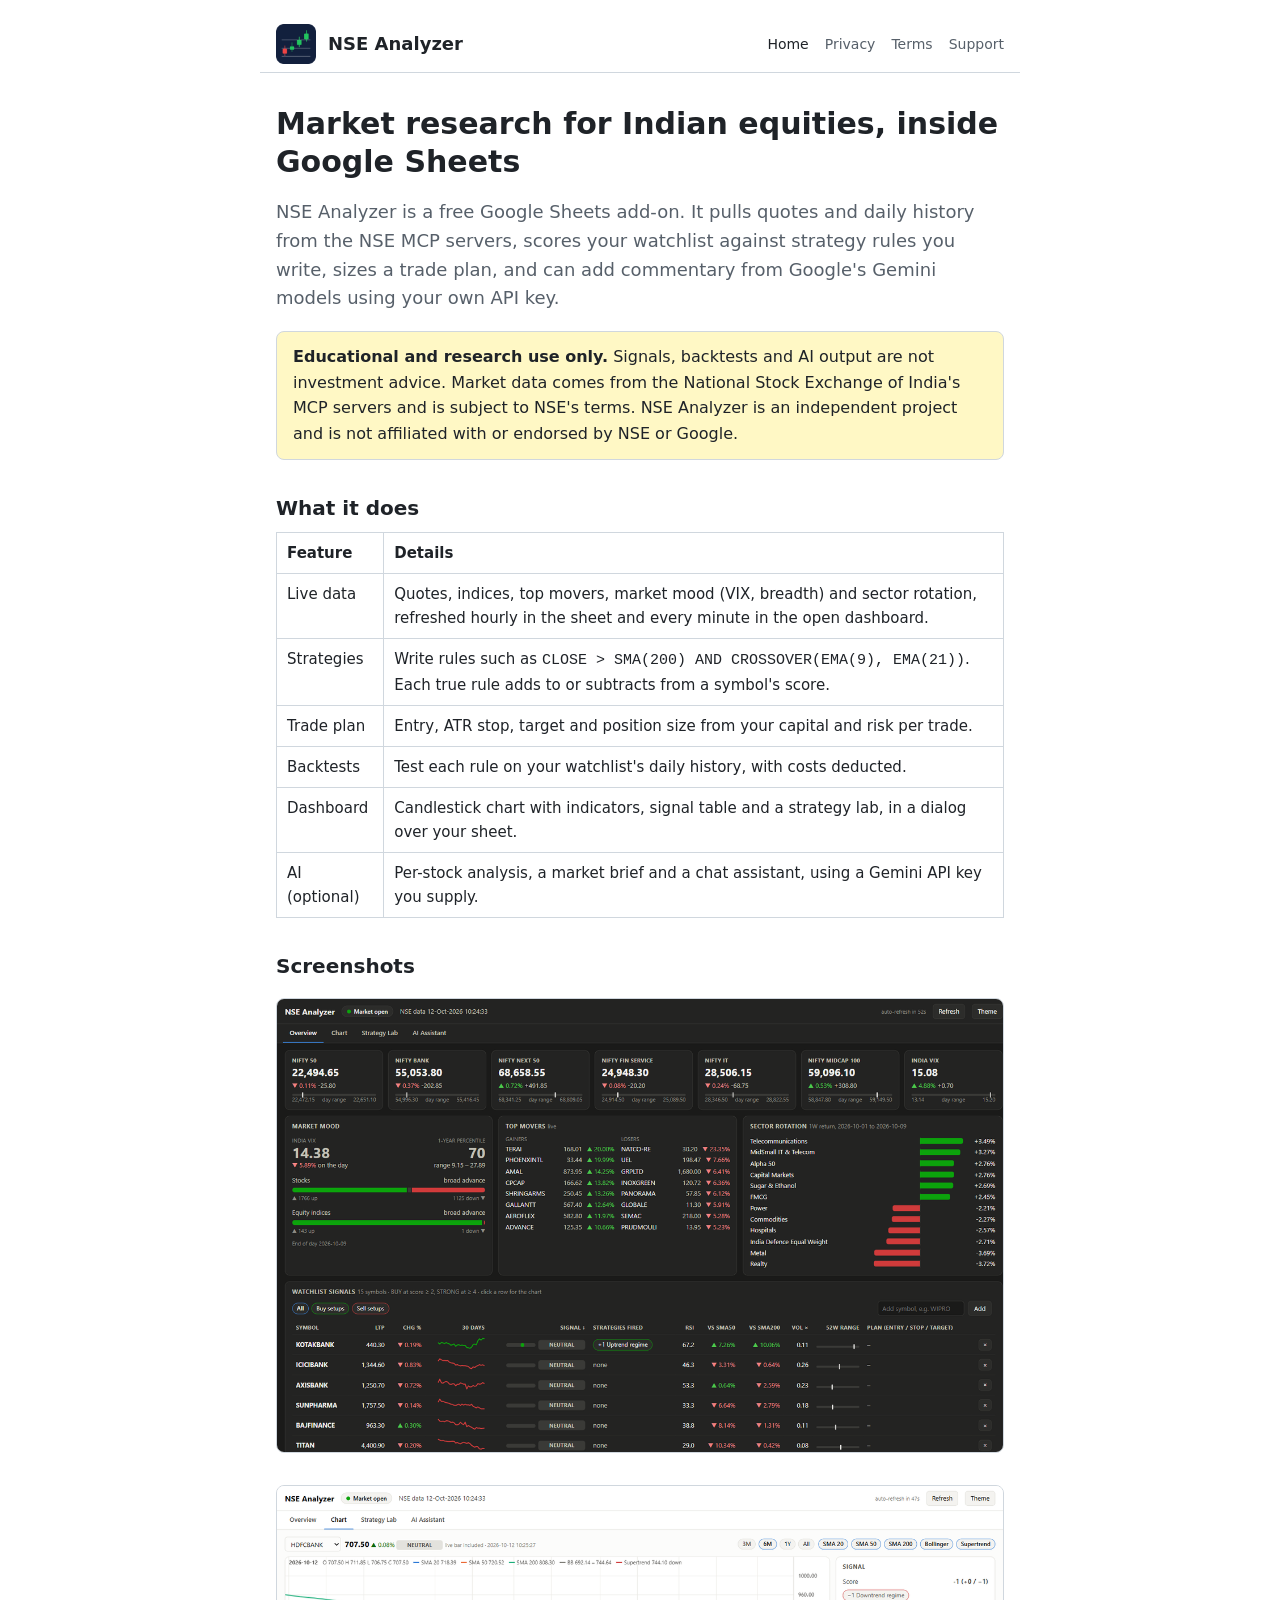
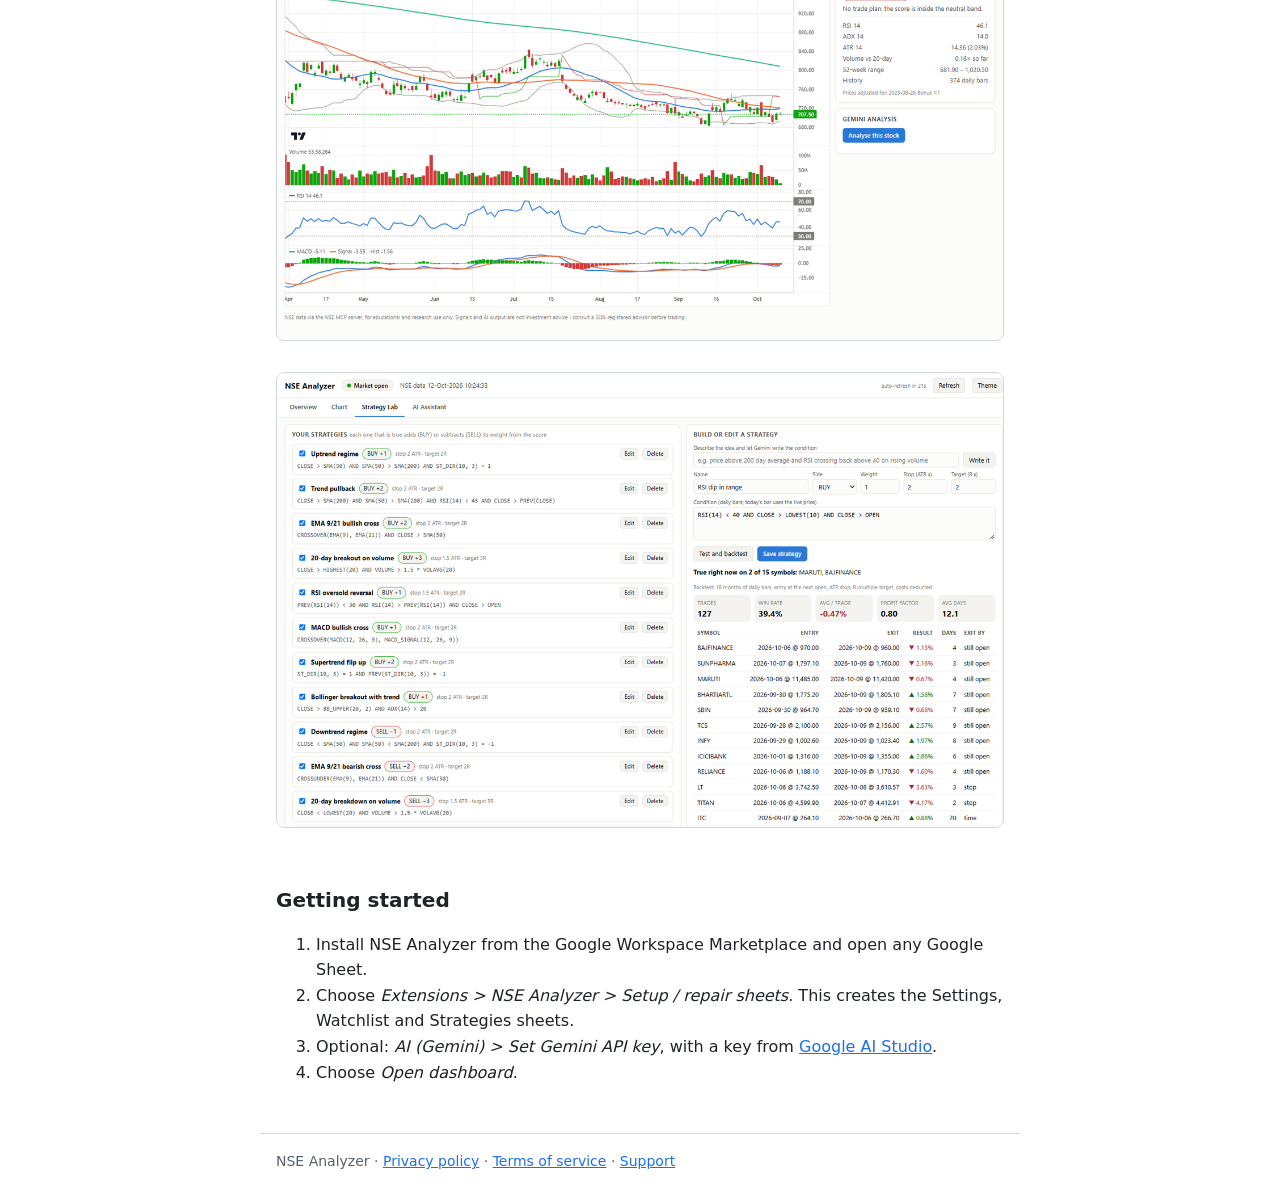
<file: nse-analyzer/index.html>
<!doctype html>
<html lang="en">
<head>
  <meta charset="utf-8">
  <meta name="viewport" content="width=device-width, initial-scale=1">
  <title>NSE Analyzer for Google Sheets</title>
  <meta name="description" content="A Google Sheets add-on that scores an NSE watchlist against strategies you write, sizes a trade plan, and adds AI commentary using your own Gemini API key. For research and education only.">
  <link rel="icon" href="icon-128.png">
  <link rel="stylesheet" href="style.css">
</head>
<body>
<header>
  <img src="icon-128.png" alt="">
  <a class="name" href="./">NSE Analyzer</a>
  <nav><a href="./" aria-current="page">Home</a><a href="privacy.html">Privacy</a><a href="terms.html">Terms</a><a href="support.html">Support</a></nav>
</header>
<main>
  <h1>Market research for Indian equities, inside Google Sheets</h1>
  <p class="lead">NSE Analyzer is a free Google Sheets add-on. It pulls quotes and daily history from the NSE MCP servers, scores your watchlist against strategy rules you write, sizes a trade plan, and can add commentary from Google's Gemini models using your own API key.</p>

  <p class="note"><strong>Educational and research use only.</strong> Signals, backtests and AI output are not investment advice. Market data comes from the National Stock Exchange of India's MCP servers and is subject to NSE's terms. NSE Analyzer is an independent project and is not affiliated with or endorsed by NSE or Google.</p>

  <h2>What it does</h2>
  <table>
    <tr><th>Feature</th><th>Details</th></tr>
    <tr><td>Live data</td><td>Quotes, indices, top movers, market mood (VIX, breadth) and sector rotation, refreshed hourly in the sheet and every minute in the open dashboard.</td></tr>
    <tr><td>Strategies</td><td>Write rules such as <code>CLOSE &gt; SMA(200) AND CROSSOVER(EMA(9), EMA(21))</code>. Each true rule adds to or subtracts from a symbol's score.</td></tr>
    <tr><td>Trade plan</td><td>Entry, ATR stop, target and position size from your capital and risk per trade.</td></tr>
    <tr><td>Backtests</td><td>Test each rule on your watchlist's daily history, with costs deducted.</td></tr>
    <tr><td>Dashboard</td><td>Candlestick chart with indicators, signal table and a strategy lab, in a dialog over your sheet.</td></tr>
    <tr><td>AI (optional)</td><td>Per-stock analysis, a market brief and a chat assistant, using a Gemini API key you supply.</td></tr>
  </table>

  <h2>Screenshots</h2>
  <img class="shot" src="screenshot-1.png" alt="Dashboard overview with index tiles, market mood and the signal table">
  <img class="shot" src="screenshot-2.png" alt="Candlestick chart with moving averages, volume, RSI and MACD">
  <img class="shot" src="screenshot-3.png" alt="Strategy lab for writing and testing strategy rules">

  <h2>Getting started</h2>
  <ol>
    <li>Install NSE Analyzer from the Google Workspace Marketplace and open any Google Sheet.</li>
    <li>Choose <em>Extensions &gt; NSE Analyzer &gt; Setup / repair sheets</em>. This creates the Settings, Watchlist and Strategies sheets.</li>
    <li>Optional: <em>AI (Gemini) &gt; Set Gemini API key</em>, with a key from <a href="https://aistudio.google.com/apikey">Google AI Studio</a>.</li>
    <li>Choose <em>Open dashboard</em>.</li>
  </ol>
</main>
<footer>NSE Analyzer · <a href="privacy.html">Privacy policy</a> · <a href="terms.html">Terms of service</a> · <a href="support.html">Support</a></footer>
</body>
</html>
</file>
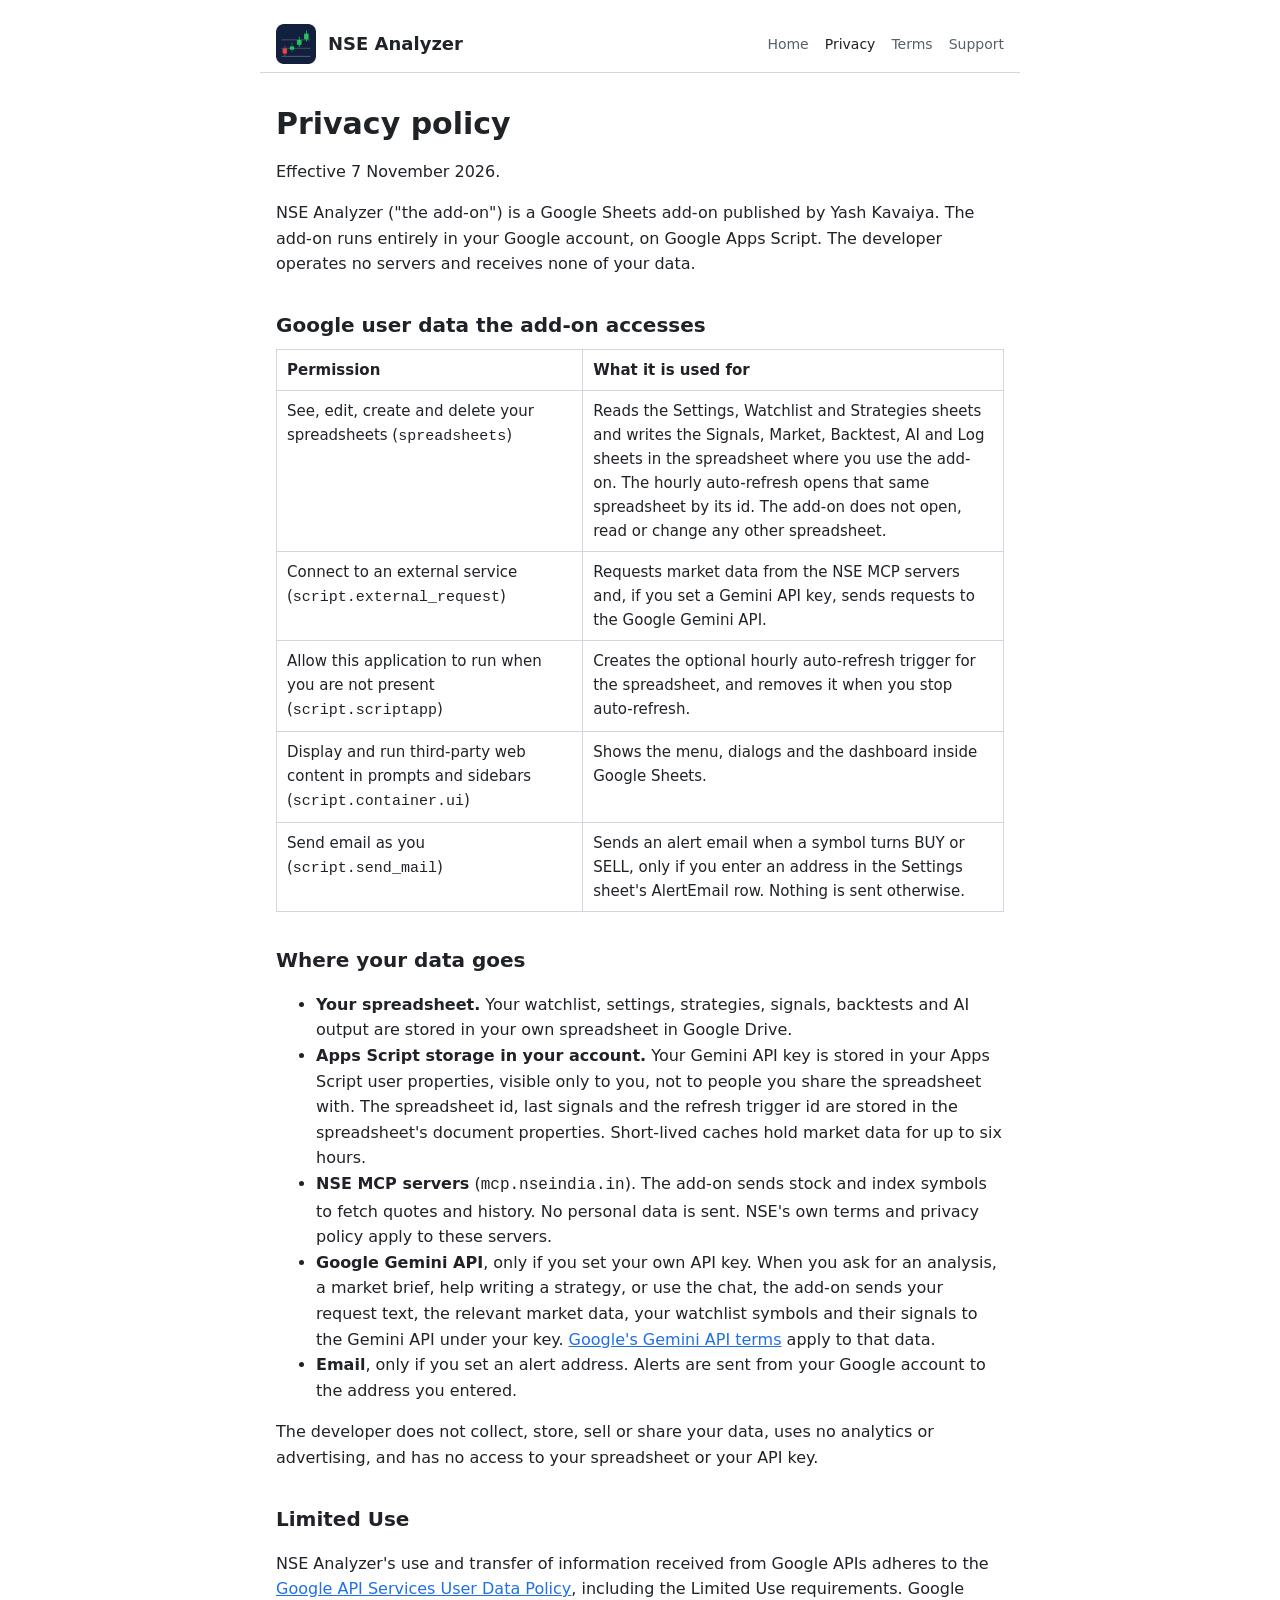
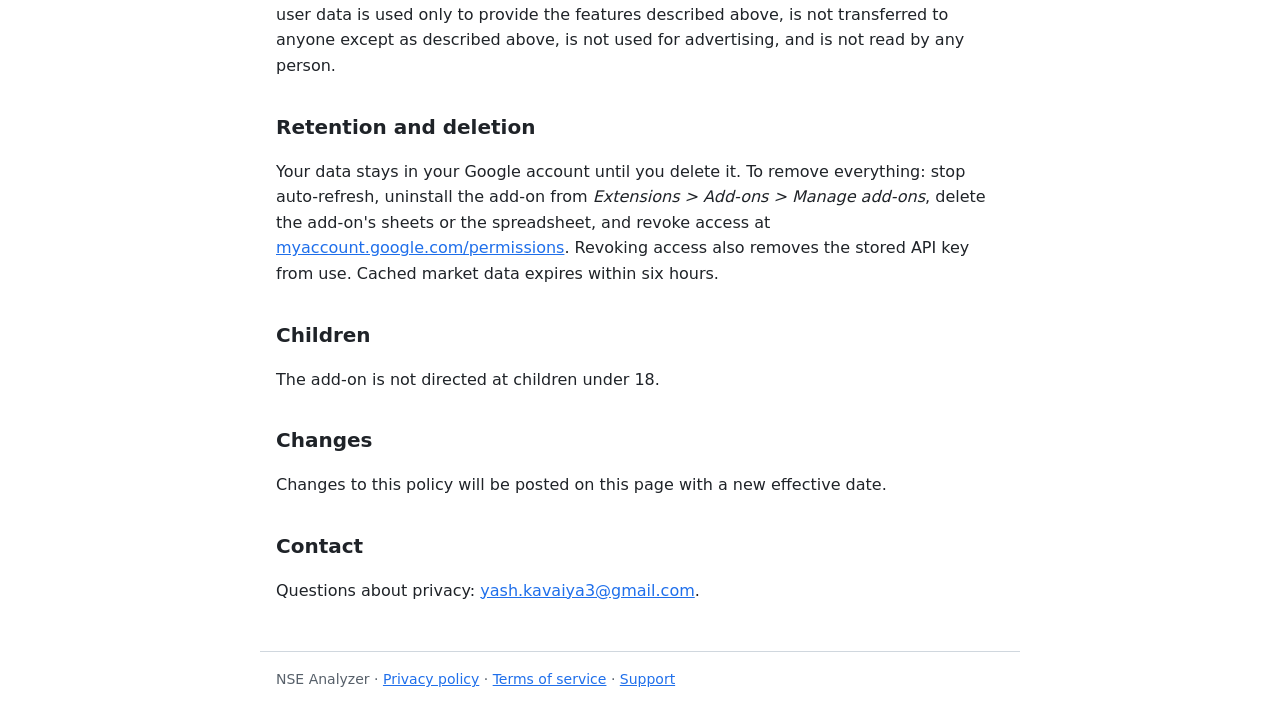
<file: nse-analyzer/privacy.html>
<!doctype html>
<html lang="en">
<head>
  <meta charset="utf-8">
  <meta name="viewport" content="width=device-width, initial-scale=1">
  <title>NSE Analyzer Privacy Policy</title>
  <link rel="icon" href="icon-128.png">
  <link rel="stylesheet" href="style.css">
</head>
<body>
<header>
  <img src="icon-128.png" alt="">
  <a class="name" href="./">NSE Analyzer</a>
  <nav><a href="./">Home</a><a href="privacy.html" aria-current="page">Privacy</a><a href="terms.html">Terms</a><a href="support.html">Support</a></nav>
</header>
<main>
  <h1>Privacy policy</h1>
  <p>Effective 7 November 2026.</p>
  <p>NSE Analyzer ("the add-on") is a Google Sheets add-on published by Yash Kavaiya. The add-on runs entirely in your Google account, on Google Apps Script. The developer operates no servers and receives none of your data.</p>

  <h2>Google user data the add-on accesses</h2>
  <table>
    <tr><th>Permission</th><th>What it is used for</th></tr>
    <tr><td>See, edit, create and delete your spreadsheets (<code>spreadsheets</code>)</td><td>Reads the Settings, Watchlist and Strategies sheets and writes the Signals, Market, Backtest, AI and Log sheets in the spreadsheet where you use the add-on. The hourly auto-refresh opens that same spreadsheet by its id. The add-on does not open, read or change any other spreadsheet.</td></tr>
    <tr><td>Connect to an external service (<code>script.external_request</code>)</td><td>Requests market data from the NSE MCP servers and, if you set a Gemini API key, sends requests to the Google Gemini API.</td></tr>
    <tr><td>Allow this application to run when you are not present (<code>script.scriptapp</code>)</td><td>Creates the optional hourly auto-refresh trigger for the spreadsheet, and removes it when you stop auto-refresh.</td></tr>
    <tr><td>Display and run third-party web content in prompts and sidebars (<code>script.container.ui</code>)</td><td>Shows the menu, dialogs and the dashboard inside Google Sheets.</td></tr>
    <tr><td>Send email as you (<code>script.send_mail</code>)</td><td>Sends an alert email when a symbol turns BUY or SELL, only if you enter an address in the Settings sheet's AlertEmail row. Nothing is sent otherwise.</td></tr>
  </table>

  <h2>Where your data goes</h2>
  <ul>
    <li><strong>Your spreadsheet.</strong> Your watchlist, settings, strategies, signals, backtests and AI output are stored in your own spreadsheet in Google Drive.</li>
    <li><strong>Apps Script storage in your account.</strong> Your Gemini API key is stored in your Apps Script user properties, visible only to you, not to people you share the spreadsheet with. The spreadsheet id, last signals and the refresh trigger id are stored in the spreadsheet's document properties. Short-lived caches hold market data for up to six hours.</li>
    <li><strong>NSE MCP servers</strong> (<code>mcp.nseindia.in</code>). The add-on sends stock and index symbols to fetch quotes and history. No personal data is sent. NSE's own terms and privacy policy apply to these servers.</li>
    <li><strong>Google Gemini API</strong>, only if you set your own API key. When you ask for an analysis, a market brief, help writing a strategy, or use the chat, the add-on sends your request text, the relevant market data, your watchlist symbols and their signals to the Gemini API under your key. <a href="https://ai.google.dev/gemini-api/terms">Google's Gemini API terms</a> apply to that data.</li>
    <li><strong>Email</strong>, only if you set an alert address. Alerts are sent from your Google account to the address you entered.</li>
  </ul>
  <p>The developer does not collect, store, sell or share your data, uses no analytics or advertising, and has no access to your spreadsheet or your API key.</p>

  <h2>Limited Use</h2>
  <p>NSE Analyzer's use and transfer of information received from Google APIs adheres to the <a href="https://developers.google.com/terms/api-services-user-data-policy">Google API Services User Data Policy</a>, including the Limited Use requirements. Google user data is used only to provide the features described above, is not transferred to anyone except as described above, is not used for advertising, and is not read by any person.</p>

  <h2 id="retention-and-deletion">Retention and deletion</h2>
  <p>Your data stays in your Google account until you delete it. To remove everything: stop auto-refresh, uninstall the add-on from <em>Extensions &gt; Add-ons &gt; Manage add-ons</em>, delete the add-on's sheets or the spreadsheet, and revoke access at <a href="https://myaccount.google.com/permissions">myaccount.google.com/permissions</a>. Revoking access also removes the stored API key from use. Cached market data expires within six hours.</p>

  <h2>Children</h2>
  <p>The add-on is not directed at children under 18.</p>

  <h2>Changes</h2>
  <p>Changes to this policy will be posted on this page with a new effective date.</p>

  <h2>Contact</h2>
  <p>Questions about privacy: <a href="mailto:yash.kavaiya3@gmail.com">yash.kavaiya3@gmail.com</a>.</p>
</main>
<footer>NSE Analyzer · <a href="privacy.html">Privacy policy</a> · <a href="terms.html">Terms of service</a> · <a href="support.html">Support</a></footer>
</body>
</html>
</file>
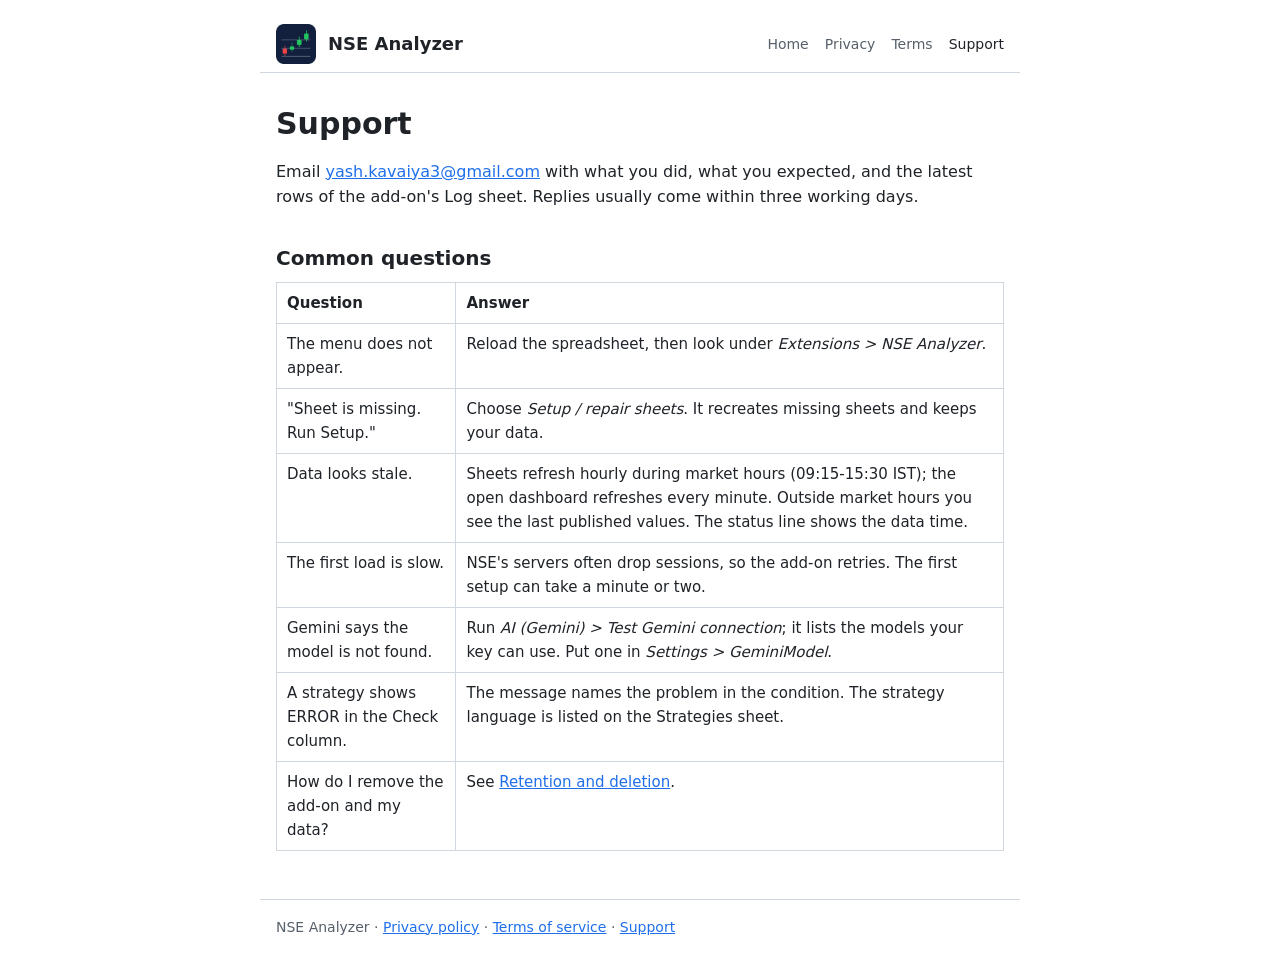
<file: nse-analyzer/support.html>
<!doctype html>
<html lang="en">
<head>
  <meta charset="utf-8">
  <meta name="viewport" content="width=device-width, initial-scale=1">
  <title>NSE Analyzer Support</title>
  <link rel="icon" href="icon-128.png">
  <link rel="stylesheet" href="style.css">
</head>
<body>
<header>
  <img src="icon-128.png" alt="">
  <a class="name" href="./">NSE Analyzer</a>
  <nav><a href="./">Home</a><a href="privacy.html">Privacy</a><a href="terms.html">Terms</a><a href="support.html" aria-current="page">Support</a></nav>
</header>
<main>
  <h1>Support</h1>
  <p>Email <a href="mailto:yash.kavaiya3@gmail.com?subject=NSE%20Analyzer%20support">yash.kavaiya3@gmail.com</a> with what you did, what you expected, and the latest rows of the add-on's Log sheet. Replies usually come within three working days.</p>

  <h2>Common questions</h2>
  <table>
    <tr><th>Question</th><th>Answer</th></tr>
    <tr><td>The menu does not appear.</td><td>Reload the spreadsheet, then look under <em>Extensions &gt; NSE Analyzer</em>.</td></tr>
    <tr><td>"Sheet is missing. Run Setup."</td><td>Choose <em>Setup / repair sheets</em>. It recreates missing sheets and keeps your data.</td></tr>
    <tr><td>Data looks stale.</td><td>Sheets refresh hourly during market hours (09:15-15:30 IST); the open dashboard refreshes every minute. Outside market hours you see the last published values. The status line shows the data time.</td></tr>
    <tr><td>The first load is slow.</td><td>NSE's servers often drop sessions, so the add-on retries. The first setup can take a minute or two.</td></tr>
    <tr><td>Gemini says the model is not found.</td><td>Run <em>AI (Gemini) &gt; Test Gemini connection</em>; it lists the models your key can use. Put one in <em>Settings &gt; GeminiModel</em>.</td></tr>
    <tr><td>A strategy shows ERROR in the Check column.</td><td>The message names the problem in the condition. The strategy language is listed on the Strategies sheet.</td></tr>
    <tr><td>How do I remove the add-on and my data?</td><td>See <a href="privacy.html#retention-and-deletion">Retention and deletion</a>.</td></tr>
  </table>
</main>
<footer>NSE Analyzer · <a href="privacy.html">Privacy policy</a> · <a href="terms.html">Terms of service</a> · <a href="support.html">Support</a></footer>
</body>
</html>
</file>
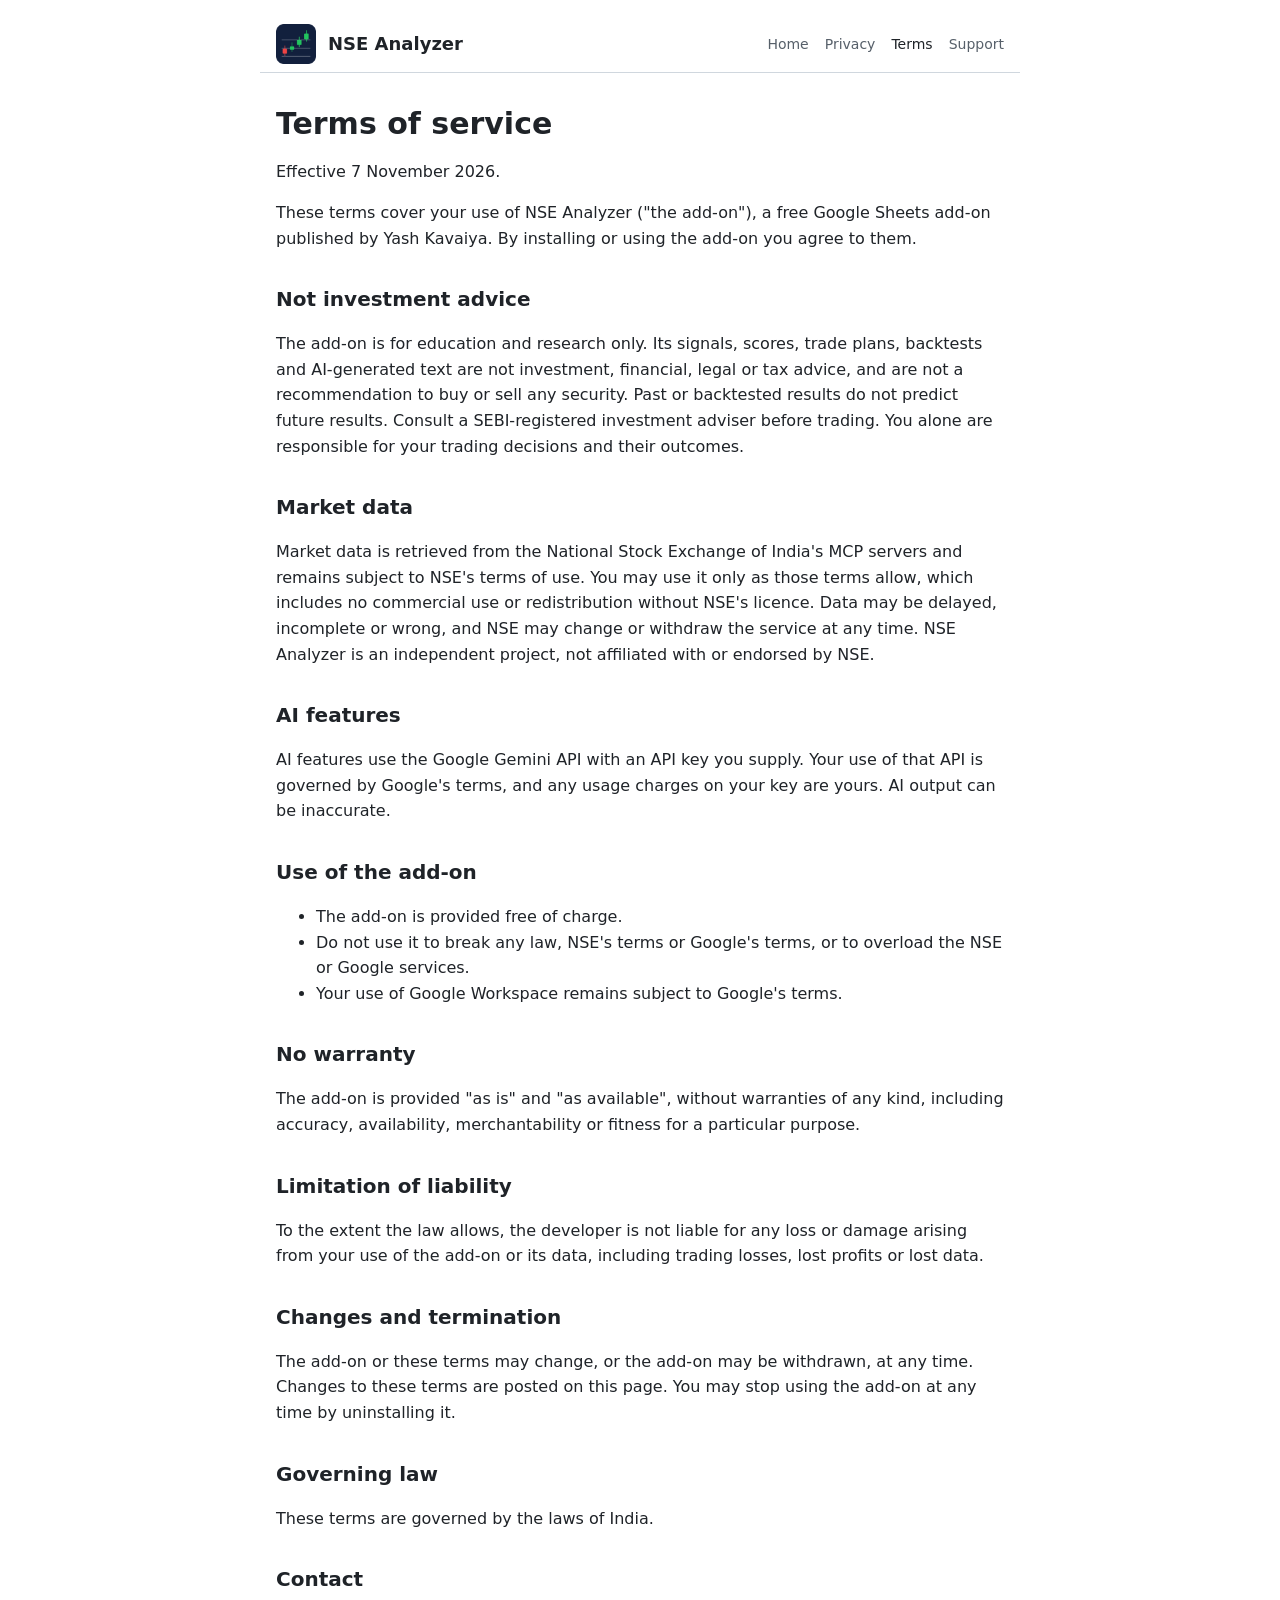
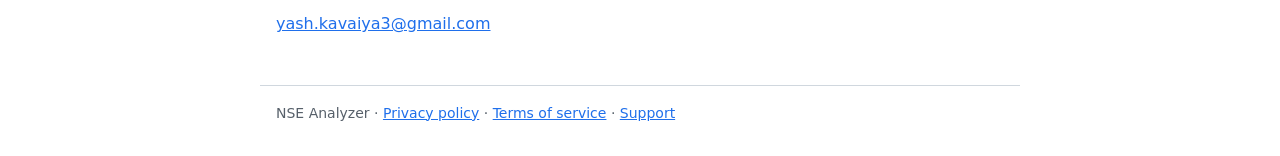
<file: nse-analyzer/terms.html>
<!doctype html>
<html lang="en">
<head>
  <meta charset="utf-8">
  <meta name="viewport" content="width=device-width, initial-scale=1">
  <title>NSE Analyzer Terms of Service</title>
  <link rel="icon" href="icon-128.png">
  <link rel="stylesheet" href="style.css">
</head>
<body>
<header>
  <img src="icon-128.png" alt="">
  <a class="name" href="./">NSE Analyzer</a>
  <nav><a href="./">Home</a><a href="privacy.html">Privacy</a><a href="terms.html" aria-current="page">Terms</a><a href="support.html">Support</a></nav>
</header>
<main>
  <h1>Terms of service</h1>
  <p>Effective 7 November 2026.</p>
  <p>These terms cover your use of NSE Analyzer ("the add-on"), a free Google Sheets add-on published by Yash Kavaiya. By installing or using the add-on you agree to them.</p>

  <h2>Not investment advice</h2>
  <p>The add-on is for education and research only. Its signals, scores, trade plans, backtests and AI-generated text are not investment, financial, legal or tax advice, and are not a recommendation to buy or sell any security. Past or backtested results do not predict future results. Consult a SEBI-registered investment adviser before trading. You alone are responsible for your trading decisions and their outcomes.</p>

  <h2>Market data</h2>
  <p>Market data is retrieved from the National Stock Exchange of India's MCP servers and remains subject to NSE's terms of use. You may use it only as those terms allow, which includes no commercial use or redistribution without NSE's licence. Data may be delayed, incomplete or wrong, and NSE may change or withdraw the service at any time. NSE Analyzer is an independent project, not affiliated with or endorsed by NSE.</p>

  <h2>AI features</h2>
  <p>AI features use the Google Gemini API with an API key you supply. Your use of that API is governed by Google's terms, and any usage charges on your key are yours. AI output can be inaccurate.</p>

  <h2>Use of the add-on</h2>
  <ul>
    <li>The add-on is provided free of charge.</li>
    <li>Do not use it to break any law, NSE's terms or Google's terms, or to overload the NSE or Google services.</li>
    <li>Your use of Google Workspace remains subject to Google's terms.</li>
  </ul>

  <h2>No warranty</h2>
  <p>The add-on is provided "as is" and "as available", without warranties of any kind, including accuracy, availability, merchantability or fitness for a particular purpose.</p>

  <h2>Limitation of liability</h2>
  <p>To the extent the law allows, the developer is not liable for any loss or damage arising from your use of the add-on or its data, including trading losses, lost profits or lost data.</p>

  <h2>Changes and termination</h2>
  <p>The add-on or these terms may change, or the add-on may be withdrawn, at any time. Changes to these terms are posted on this page. You may stop using the add-on at any time by uninstalling it.</p>

  <h2>Governing law</h2>
  <p>These terms are governed by the laws of India.</p>

  <h2>Contact</h2>
  <p><a href="mailto:yash.kavaiya3@gmail.com">yash.kavaiya3@gmail.com</a></p>
</main>
<footer>NSE Analyzer · <a href="privacy.html">Privacy policy</a> · <a href="terms.html">Terms of service</a> · <a href="support.html">Support</a></footer>
</body>
</html>
</file>
<file: assets/css/style.css>
/* ========== Tokens ========== */
:root {
  --bg: #0b0f17;
  --bg-alt: #0f1521;
  --surface: #141b29;
  --surface-2: #1a2334;
  --border: #233047;
  --text: #e6ebf3;
  --muted: #94a3b8;
  --accent: #6aa7ff;
  --accent-2: #8b7bff;
  --accent-3: #2fd3b4;
  --gold: #f6c453;
  --shadow: 0 10px 30px rgba(0, 0, 0, .35);
  --radius: 14px;
  --radius-sm: 10px;
  --maxw: 1160px;
  --font: "Inter", system-ui, -apple-system, Segoe UI, Roboto, sans-serif;
  --mono: "JetBrains Mono", ui-monospace, Menlo, monospace;
}
[data-theme="light"] {
  --bg: #f7f8fb;
  --bg-alt: #eef1f7;
  --surface: #ffffff;
  --surface-2: #f2f5fa;
  --border: #dde3ee;
  --text: #0f172a;
  --muted: #5b6678;
  --accent: #2563eb;
  --accent-2: #6d4aff;
  --accent-3: #0f9f86;
  --gold: #b7791f;
  --shadow: 0 10px 30px rgba(15, 23, 42, .08);
}

/* ========== Base ========== */
*, *::before, *::after { box-sizing: border-box; }
html { scroll-behavior: smooth; scroll-padding-top: 76px; }
body {
  margin: 0;
  font-family: var(--font);
  font-size: 16px;
  line-height: 1.65;
  color: var(--text);
  background: var(--bg);
  -webkit-font-smoothing: antialiased;
  overflow-x: hidden;
}
img { max-width: 100%; display: block; }
a { color: var(--accent); text-decoration: none; }
a:hover { text-decoration: underline; }
h1, h2, h3 { line-height: 1.2; margin: 0 0 .5em; letter-spacing: -.02em; }
h2 { font-size: clamp(1.8rem, 3.5vw, 2.5rem); font-weight: 800; }
h3 { font-size: 1.1rem; font-weight: 700; }
p { margin: 0 0 1em; }
:focus-visible { outline: 2px solid var(--accent); outline-offset: 3px; border-radius: 6px; }

.container { width: 100%; max-width: var(--maxw); margin: 0 auto; padding: 0 16px; }
@media (min-width: 720px) { .container { padding: 0 28px; } }

.skip-link { position: absolute; left: -999px; top: 8px; background: var(--accent); color: #fff; padding: 8px 14px; border-radius: 8px; z-index: 100; }
.skip-link:focus { left: 8px; }

.muted { color: var(--muted); }
.center { text-align: center; margin-top: 24px; }
.grad {
  background: linear-gradient(90deg, var(--accent), var(--accent-2) 55%, var(--accent-3));
  -webkit-background-clip: text; background-clip: text; color: transparent;
}

/* ========== Buttons / chips ========== */
.btn {
  display: inline-flex; align-items: center; gap: .55em;
  padding: .8em 1.3em; border-radius: 999px; font-weight: 600; font-size: .95rem;
  border: 1px solid transparent; cursor: pointer; transition: transform .15s, box-shadow .15s, background .15s;
  font-family: inherit;
}
.btn:hover { text-decoration: none; transform: translateY(-2px); }
.btn--primary { background: linear-gradient(135deg, var(--accent), var(--accent-2)); color: #fff; box-shadow: 0 8px 24px rgba(106, 167, 255, .3); }
.btn--ghost { background: var(--surface); color: var(--text); border-color: var(--border); }
.btn--ghost:hover { border-color: var(--accent); }
.btn--sm { padding: .55em 1em; font-size: .85rem; }

.chips { display: flex; flex-wrap: wrap; gap: 6px; }
.chips span, .tag {
  font-size: .75rem; font-family: var(--mono); padding: 3px 9px; border-radius: 999px;
  background: var(--surface-2); color: var(--muted); border: 1px solid var(--border);
}
.chip-btn {
  font: 600 .85rem var(--font); padding: .5em 1em; border-radius: 999px; cursor: pointer;
  background: var(--surface); color: var(--muted); border: 1px solid var(--border); transition: all .15s;
}
.chip-btn:hover { color: var(--text); border-color: var(--accent); }
.chip-btn.is-active { background: var(--accent); color: #fff; border-color: var(--accent); }
.icon-btn {
  width: 40px; height: 40px; border-radius: 10px; display: grid; place-items: center;
  background: var(--surface); border: 1px solid var(--border); color: var(--text); cursor: pointer;
}
.icon-btn:hover { border-color: var(--accent); }

/* ========== Nav ========== */
.nav {
  position: sticky; top: 0; z-index: 50;
  background: color-mix(in srgb, var(--bg) 82%, transparent);
  backdrop-filter: blur(12px); -webkit-backdrop-filter: blur(12px);
  border-bottom: 1px solid transparent; transition: border-color .2s;
}
.nav.is-scrolled { border-bottom-color: var(--border); }
.nav__inner { display: flex; align-items: center; justify-content: space-between; height: 64px; gap: 16px; }
.nav__brand { display: flex; align-items: center; gap: 10px; color: var(--text); font-weight: 700; }
.nav__brand:hover { text-decoration: none; }
.nav__logo {
  width: 34px; height: 34px; border-radius: 10px; display: grid; place-items: center; font-size: .85rem;
  background: linear-gradient(135deg, var(--accent), var(--accent-2)); color: #fff; font-weight: 800;
}
.nav__links { display: flex; gap: 4px; }
.nav__links a { color: var(--muted); padding: 8px 12px; border-radius: 8px; font-weight: 500; font-size: .93rem; }
.nav__links a:hover, .nav__links a.is-active { color: var(--text); background: var(--surface); text-decoration: none; }
.nav__actions { display: flex; gap: 8px; }
.nav__menu { display: none; }
@media (max-width: 860px) {
  .nav__menu { display: grid; }
  .nav__links {
    position: absolute; top: 64px; left: 0; right: 0; flex-direction: column; padding: 12px 16px 20px;
    background: var(--bg); border-bottom: 1px solid var(--border); display: none;
  }
  .nav__links.is-open { display: flex; }
  .nav__links a { padding: 12px; }
}

/* ========== Hero ========== */
.hero { position: relative; padding: 72px 0 40px; overflow: hidden; }
.hero__glow {
  position: absolute; inset: -20% -10% auto; height: 640px; pointer-events: none; z-index: -1;
  background:
    radial-gradient(500px 300px at 20% 20%, color-mix(in srgb, var(--accent) 22%, transparent), transparent 70%),
    radial-gradient(500px 300px at 80% 10%, color-mix(in srgb, var(--accent-2) 20%, transparent), transparent 70%);
}
.hero__grid { display: grid; grid-template-columns: 1.3fr 1fr; gap: 48px; align-items: center; }
.eyebrow {
  display: inline-flex; align-items: center; gap: 8px; font-size: .85rem; font-weight: 600; color: var(--accent-3);
  background: color-mix(in srgb, var(--accent-3) 12%, transparent); padding: 6px 12px; border-radius: 999px;
}
.dot { width: 8px; height: 8px; border-radius: 50%; background: var(--accent-3); box-shadow: 0 0 0 0 var(--accent-3); animation: pulse 2s infinite; }
@keyframes pulse { 70% { box-shadow: 0 0 0 8px transparent; } 100% { box-shadow: 0 0 0 0 transparent; } }
.hero h1 { font-size: clamp(2.3rem, 5.5vw, 3.9rem); font-weight: 800; margin: 18px 0; }
.lead { font-size: 1.1rem; color: var(--muted); max-width: 620px; }
.lead strong { color: var(--text); font-weight: 600; }
.hero__cta { display: flex; flex-wrap: wrap; gap: 12px; margin: 28px 0 24px; }

.socials { list-style: none; padding: 0; margin: 0; display: flex; gap: 10px; }
.socials a {
  width: 42px; height: 42px; border-radius: 12px; display: grid; place-items: center; color: var(--muted);
  background: var(--surface); border: 1px solid var(--border); transition: all .15s;
}
.socials a:hover { color: var(--accent); border-color: var(--accent); transform: translateY(-2px); text-decoration: none; }
.socials--sm a { width: 36px; height: 36px; border-radius: 10px; }

.hero__card { display: flex; flex-direction: column; align-items: center; }
.avatar {
  width: 168px; height: 168px; border-radius: 50%; padding: 4px; margin-bottom: -40px; z-index: 1;
  background: linear-gradient(135deg, var(--accent), var(--accent-2), var(--accent-3));
}
.avatar img, .avatar__fallback {
  width: 100%; height: 100%; border-radius: 50%; object-fit: cover; background: var(--surface);
  border: 4px solid var(--bg);
}
.avatar__fallback { display: grid; place-items: center; font-size: 3rem; font-weight: 800; color: var(--accent); }
.terminal {
  width: 100%; background: var(--surface); border: 1px solid var(--border); border-radius: var(--radius);
  box-shadow: var(--shadow); overflow: hidden; padding-top: 36px;
}
.terminal__bar { display: flex; align-items: center; gap: 6px; padding: 10px 14px; border-bottom: 1px solid var(--border); }
.terminal__bar span { width: 10px; height: 10px; border-radius: 50%; background: #ff5f57; }
.terminal__bar span:nth-child(2) { background: #febc2e; }
.terminal__bar span:nth-child(3) { background: #28c840; }
.terminal__bar code { margin-left: auto; font: .75rem var(--mono); color: var(--muted); }
.terminal pre { margin: 0; padding: 16px 18px; font: .82rem/1.7 var(--mono); overflow-x: auto; color: var(--text); }
.terminal k { color: var(--accent); }
.terminal s { color: var(--accent-3); text-decoration: none; }
.terminal n { color: var(--gold); }

.stats {
  margin: 56px 0 0; display: grid; grid-template-columns: repeat(5, 1fr); gap: 1px;
  background: var(--border); border: 1px solid var(--border); border-radius: var(--radius); overflow: hidden;
}
.stats > div { background: var(--surface); padding: 22px 18px; text-align: center; }
.stats dt { color: var(--muted); font-size: .8rem; order: 2; }
.stats dd { margin: 0 0 4px; font-size: 1.9rem; font-weight: 800; }
.stats > div { display: flex; flex-direction: column-reverse; }

@media (max-width: 900px) {
  .hero { padding-top: 40px; }
  .hero__grid { grid-template-columns: 1fr; }
  .hero__card { max-width: 440px; width: 100%; margin: 0 auto; }
  .stats { grid-template-columns: repeat(2, 1fr); }
  .stats > div:last-child { grid-column: span 2; }
}

/* ========== Logos ========== */
.logos { padding: 28px 0; }
.logos__row { display: flex; flex-wrap: wrap; align-items: center; justify-content: center; gap: 14px 36px; }
.logos__label { color: var(--muted); font-size: .85rem; width: 100%; text-align: center; }
.logo-word { font-weight: 800; font-size: 1.25rem; color: var(--muted); opacity: .75; letter-spacing: -.01em; }
@media (min-width: 720px) { .logos__label { width: auto; } }

/* ========== Sections ========== */
.section { padding: 88px 0; }
.section--alt { background: var(--bg-alt); border-top: 1px solid var(--border); border-bottom: 1px solid var(--border); }
.section__head { margin-bottom: 40px; max-width: 720px; }
.section__head--row { max-width: none; display: flex; justify-content: space-between; align-items: flex-end; gap: 20px; flex-wrap: wrap; }
.kicker { font: 500 .8rem var(--mono); color: var(--accent); text-transform: uppercase; letter-spacing: .08em; margin-bottom: 10px; }
.subhead { margin: 56px 0 20px; font-size: 1.25rem; }
.card { background: var(--surface); border: 1px solid var(--border); border-radius: var(--radius); padding: 24px; }
@media (max-width: 720px) { .section { padding: 64px 0; } }

/* ========== About ========== */
.about { display: grid; grid-template-columns: 1.4fr 1fr; gap: 40px; }
.about__text p { font-size: 1.05rem; color: var(--muted); }
.about__text strong { color: var(--text); }
.impact { display: grid; grid-template-columns: repeat(2, 1fr); gap: 14px; margin-top: 28px; }
.impact__item { background: var(--surface); border: 1px solid var(--border); border-radius: var(--radius-sm); padding: 18px; }
.impact__item span { font-size: 1.8rem; font-weight: 800; color: var(--accent); }
.impact__item p { margin: 4px 0 0; font-size: .9rem; color: var(--muted); }
.about__side { background: var(--surface); border: 1px solid var(--border); border-radius: var(--radius); padding: 26px; align-self: start; }
.checklist { list-style: none; padding: 0; margin: 0; display: grid; gap: 18px; }
.checklist li { display: flex; gap: 14px; }
.checklist i { width: 38px; height: 38px; flex: none; display: grid; place-items: center; border-radius: 10px; color: var(--accent); background: color-mix(in srgb, var(--accent) 12%, transparent); }
.checklist strong { display: block; }
.checklist span { color: var(--muted); font-size: .9rem; }
@media (max-width: 900px) { .about { grid-template-columns: 1fr; } }

/* ========== Timeline ========== */
.timeline { list-style: none; margin: 0; padding: 0; position: relative; }
.timeline::before { content: ""; position: absolute; left: 180px; top: 8px; bottom: 8px; width: 2px; background: var(--border); }
.timeline__item { display: grid; grid-template-columns: 180px 1fr; gap: 36px; margin-bottom: 28px; position: relative; }
.timeline__item::before {
  content: ""; position: absolute; left: 174px; top: 26px; width: 14px; height: 14px; border-radius: 50%;
  background: var(--accent); box-shadow: 0 0 0 4px var(--bg-alt);
}
.timeline__meta { padding-top: 20px; text-align: right; padding-right: 8px; }
.timeline__date { display: block; font-weight: 700; font-size: .92rem; }
.timeline__place { color: var(--muted); font-size: .85rem; }
.timeline .card h3 { font-size: 1.15rem; }
.at { color: var(--muted); font-weight: 500; }
.timeline ul { margin: 10px 0 16px; padding-left: 18px; color: var(--muted); }
.timeline li li { margin-bottom: 6px; }
.timeline strong { color: var(--text); font-weight: 600; }
@media (max-width: 760px) {
  .timeline::before { left: 6px; }
  .timeline__item { grid-template-columns: 1fr; gap: 8px; padding-left: 28px; }
  .timeline__item::before { left: 0; top: 4px; }
  .timeline__meta { text-align: left; padding: 0; }
  .timeline__date, .timeline__place { display: inline; margin-right: 8px; }
}

/* ========== Projects ========== */
.featured { display: grid; grid-template-columns: repeat(3, 1fr); gap: 18px; margin-bottom: 48px; }
.toolbar { display: flex; justify-content: space-between; align-items: center; gap: 16px; flex-wrap: wrap; margin-bottom: 22px; }
.filters { display: flex; flex-wrap: wrap; gap: 8px; }
.search { position: relative; flex: 1 1 240px; max-width: 320px; }
.search i { position: absolute; left: 14px; top: 50%; transform: translateY(-50%); color: var(--muted); font-size: .85rem; }
.search input {
  width: 100%; padding: .65em 1em .65em 2.4em; border-radius: 999px; border: 1px solid var(--border);
  background: var(--surface); color: var(--text); font: inherit; font-size: .9rem;
}
.search input:focus { outline: none; border-color: var(--accent); }
.grid { display: grid; grid-template-columns: repeat(3, 1fr); gap: 16px; }
.empty { text-align: center; color: var(--muted); padding: 30px 0; }

.project {
  display: flex; flex-direction: column; background: var(--surface); border: 1px solid var(--border);
  border-radius: var(--radius); padding: 22px; transition: transform .2s, border-color .2s, box-shadow .2s;
  animation: fadeUp .35s ease both;
}
.project:hover { transform: translateY(-4px); border-color: color-mix(in srgb, var(--accent) 60%, var(--border)); box-shadow: var(--shadow); }
.project__top { display: flex; justify-content: space-between; align-items: center; margin-bottom: 12px; }
.project__icon {
  width: 40px; height: 40px; border-radius: 10px; display: grid; place-items: center; color: var(--accent);
  background: color-mix(in srgb, var(--accent) 12%, transparent);
}
.project__cat { font: .72rem var(--mono); color: var(--muted); text-transform: uppercase; letter-spacing: .06em; }
.project h3 { margin-bottom: 6px; }
.project p { color: var(--muted); font-size: .92rem; flex: 1; }
.project .chips { margin-bottom: 16px; }
.project__links { display: flex; flex-wrap: wrap; gap: 14px; padding-top: 14px; border-top: 1px solid var(--border); font-size: .85rem; font-weight: 600; }
.project__links a { display: inline-flex; align-items: center; gap: 6px; color: var(--muted); }
.project__links a:hover { color: var(--accent); text-decoration: none; }
.project__links a.live { color: var(--accent-3); }

.project--featured { padding: 26px; background: linear-gradient(160deg, color-mix(in srgb, var(--accent) 8%, var(--surface)), var(--surface) 60%); }
.project--featured .project__icon { background: linear-gradient(135deg, var(--accent), var(--accent-2)); color: #fff; }
.badge { font: 600 .7rem var(--mono); color: var(--gold); border: 1px solid color-mix(in srgb, var(--gold) 50%, transparent); padding: 2px 8px; border-radius: 999px; }

@keyframes fadeUp { from { opacity: 0; transform: translateY(8px); } to { opacity: 1; transform: none; } }
@media (max-width: 980px) { .featured, .grid { grid-template-columns: repeat(2, 1fr); } }
@media (max-width: 620px) { .featured, .grid { grid-template-columns: 1fr; } .search { max-width: none; } }

/* ========== Open source ========== */
.oss { display: grid; grid-template-columns: repeat(4, 1fr); gap: 16px; }
.oss__card {
  display: flex; flex-direction: column; gap: 6px; background: var(--surface); border: 1px solid var(--border);
  border-radius: var(--radius); padding: 22px; color: var(--text); transition: all .2s;
}
.oss__card:hover { text-decoration: none; border-color: var(--accent); transform: translateY(-3px); }
.oss__card > i { font-size: 1.4rem; color: var(--accent); margin-bottom: 6px; }
.oss__card h3 { font-size: 1rem; word-break: break-word; }
.oss__card p { color: var(--muted); font-size: .9rem; flex: 1; }
.oss__card .tag { align-self: flex-start; }
@media (max-width: 980px) { .oss { grid-template-columns: repeat(2, 1fr); } }
@media (max-width: 560px) { .oss { grid-template-columns: 1fr; } }

/* ========== Talks ========== */
.talks { display: grid; grid-template-columns: repeat(3, 1fr); gap: 18px; }
.talk {
  background: var(--surface); border: 1px solid var(--border); border-radius: var(--radius); padding: 24px;
  display: flex; flex-direction: column; border-top: 3px solid var(--accent);
}
.talk:nth-child(2) { border-top-color: var(--accent-2); }
.talk:nth-child(3) { border-top-color: var(--accent-3); }
.talk__type { font: 500 .78rem var(--mono); color: var(--muted); margin-bottom: 12px; display: flex; gap: 8px; align-items: center; }
.talk__event { color: var(--accent); font-weight: 600; font-size: .9rem; margin-bottom: 10px; }
.talk > p:not(.talk__event) { color: var(--muted); font-size: .92rem; flex: 1; }
.talk .chips { margin-bottom: 12px; }
.link { font-weight: 600; font-size: .9rem; display: inline-flex; gap: 6px; align-items: center; }
.link i { transition: transform .15s; }
.link:hover i { transform: translateX(3px); }

.courses { display: grid; grid-template-columns: repeat(2, 1fr); gap: 14px; }
.course {
  display: flex; gap: 16px; align-items: center; background: var(--surface); border: 1px solid var(--border);
  border-radius: var(--radius-sm); padding: 18px; color: var(--text); transition: border-color .15s;
}
.course:hover { text-decoration: none; border-color: var(--accent); }
.course > i { font-size: 1.4rem; width: 46px; height: 46px; flex: none; display: grid; place-items: center; border-radius: 12px; color: var(--accent-2); background: color-mix(in srgb, var(--accent-2) 12%, transparent); }
.course strong, .hack__item strong { display: block; }
.course span, .hack__item span { color: var(--muted); font-size: .88rem; }

.hack { display: grid; grid-template-columns: repeat(2, 1fr); gap: 14px; }
.hack__item { display: flex; gap: 16px; align-items: center; padding: 18px; border-radius: var(--radius-sm); background: var(--surface); border: 1px solid var(--border); }
.hack__item > i { font-size: 1.3rem; color: var(--muted); width: 28px; text-align: center; }
.hack__item--gold { border-color: color-mix(in srgb, var(--gold) 50%, var(--border)); }
.hack__item--gold > i { color: var(--gold); }
@media (max-width: 900px) { .talks { grid-template-columns: 1fr; } }
@media (max-width: 720px) { .courses, .hack { grid-template-columns: 1fr; } }

/* ========== Posts ========== */
.posts { display: grid; grid-template-columns: repeat(3, 1fr); gap: 16px; }
.post {
  display: flex; flex-direction: column; background: var(--surface); border: 1px solid var(--border);
  border-radius: var(--radius); padding: 22px; color: var(--text); transition: all .2s; animation: fadeUp .35s ease both;
}
.post:hover { text-decoration: none; border-color: var(--accent); transform: translateY(-3px); }
.post__meta { display: flex; align-items: center; gap: 10px; font-size: .8rem; color: var(--muted); margin-bottom: 12px; }
.post__meta i { font-size: 1rem; }
.post__meta .fa-linkedin-in { color: #0a66c2; }
.post__meta .fa-medium { color: var(--text); }
.post__meta time { margin-left: auto; font-family: var(--mono); }
.post h3 { font-size: 1.02rem; }
.post p { color: var(--muted); font-size: .9rem; flex: 1; margin-bottom: 12px; }
.post .link { color: var(--accent); }
.follow { display: flex; flex-wrap: wrap; gap: 10px; justify-content: center; margin-top: 32px; }
@media (max-width: 980px) { .posts { grid-template-columns: repeat(2, 1fr); } }
@media (max-width: 620px) { .posts { grid-template-columns: 1fr; } }

/* ========== Skills ========== */
.skills { display: grid; grid-template-columns: repeat(3, 1fr); gap: 16px; }
.skill { background: var(--surface); border: 1px solid var(--border); border-radius: var(--radius); padding: 22px; }
.skill h3 { display: flex; align-items: center; gap: 10px; font-size: 1rem; margin-bottom: 14px; }
.skill h3 i { color: var(--accent); }
@media (max-width: 900px) { .skills { grid-template-columns: repeat(2, 1fr); } }
@media (max-width: 600px) { .skills { grid-template-columns: 1fr; } }

/* ========== Education ========== */
.edu { display: grid; grid-template-columns: repeat(2, 1fr); gap: 16px; margin-bottom: 24px; }
.edu__card { display: flex; gap: 18px; }
.edu__card > i { font-size: 1.5rem; color: var(--accent); width: 50px; height: 50px; flex: none; display: grid; place-items: center; border-radius: 12px; background: color-mix(in srgb, var(--accent) 12%, transparent); }
.edu__card .at { margin-bottom: 8px; font-size: .9rem; }
.edu__card p:last-child { color: var(--muted); font-size: .92rem; margin: 0; }
.certs { list-style: none; padding: 0; margin: 0; display: grid; grid-template-columns: repeat(4, 1fr); gap: 10px; }
.certs li { display: flex; gap: 10px; align-items: center; background: var(--surface); border: 1px solid var(--border); border-radius: var(--radius-sm); padding: 12px 14px; font-size: .88rem; }
.certs i { color: var(--accent); }
@media (max-width: 900px) { .certs { grid-template-columns: repeat(2, 1fr); } }
@media (max-width: 620px) { .edu, .certs { grid-template-columns: 1fr; } }

/* ========== Contact ========== */
.contact { display: grid; grid-template-columns: 1fr 1fr; gap: 48px; align-items: start; }
.contact__list { list-style: none; padding: 0; margin: 24px 0 0; display: grid; gap: 14px; }
.contact__list li { display: flex; align-items: center; gap: 14px; }
.contact__list > li > i { width: 40px; height: 40px; display: grid; place-items: center; border-radius: 10px; background: var(--surface); border: 1px solid var(--border); color: var(--accent); }
.contact__list a { color: var(--text); word-break: break-all; }
.copy { background: none; border: 0; color: var(--muted); cursor: pointer; padding: 6px; }
.copy:hover { color: var(--accent); }
.contact__form { display: grid; gap: 14px; }
.field-row { display: grid; grid-template-columns: 1fr 1fr; gap: 14px; }
.contact__form label { display: grid; gap: 6px; font-size: .85rem; font-weight: 600; color: var(--muted); }
.contact__form input, .contact__form textarea, .contact__form select {
  font: inherit; font-size: .95rem; color: var(--text); background: var(--bg); border: 1px solid var(--border);
  border-radius: var(--radius-sm); padding: .75em .9em; resize: vertical;
}
.contact__form input:focus, .contact__form textarea:focus, .contact__form select:focus { outline: none; border-color: var(--accent); }
.contact__form .btn { justify-self: start; }
.form-note { font-size: .82rem; color: var(--muted); margin: 0; }
.form-note.is-error { color: #f87171; }
@media (max-width: 860px) { .contact { grid-template-columns: 1fr; } }
@media (max-width: 520px) { .field-row { grid-template-columns: 1fr; } }

/* ========== Footer ========== */
.footer { border-top: 1px solid var(--border); padding: 28px 0; }
.footer__inner { display: flex; justify-content: space-between; align-items: center; gap: 16px; flex-wrap: wrap; }
.footer p { margin: 0; color: var(--muted); font-size: .88rem; }

.to-top {
  position: fixed; right: 18px; bottom: 18px; width: 44px; height: 44px; border-radius: 50%; border: 1px solid var(--border);
  background: var(--surface); color: var(--text); cursor: pointer; opacity: 0; pointer-events: none; transition: opacity .2s; z-index: 40;
}
.to-top.is-visible { opacity: 1; pointer-events: auto; }

/* ========== Reveal on scroll ========== */
.reveal { opacity: 0; transform: translateY(16px); transition: opacity .6s ease, transform .6s ease; }
.reveal.is-in { opacity: 1; transform: none; }

@media (prefers-reduced-motion: reduce) {
  *, *::before, *::after { animation: none !important; transition: none !important; }
  html { scroll-behavior: auto; }
  .reveal { opacity: 1; transform: none; }
}

/* Grid children must be allowed to shrink below their content width on small screens. */
.hero__grid > *, .about > *, .contact > *, .timeline__item > * { min-width: 0; }
.hero h1 { overflow-wrap: break-word; }
@media (max-width: 520px) { .terminal pre { white-space: pre-wrap; word-break: break-word; } }
.chip-btn.is-active .muted { color: rgba(255, 255, 255, .8); }
</file>
<file: nse-analyzer/style.css>
:root {
  --bg: #ffffff; --fg: #1f2328; --muted: #57606a; --line: #d0d7de; --accent: #1f6feb; --note: #fff8c5;
}
@media (prefers-color-scheme: dark) {
  :root { --bg: #0d1117; --fg: #e6edf3; --muted: #9198a1; --line: #30363d; --accent: #4493f8; --note: #2e2a12; }
}
* { box-sizing: border-box; }
body { margin: 0; background: var(--bg); color: var(--fg); font: 16px/1.6 system-ui, -apple-system, "Segoe UI", Roboto, sans-serif; }
header, main, footer { max-width: 760px; margin: 0 auto; padding: 0 16px; }
header { display: flex; align-items: center; gap: 12px; padding-top: 24px; padding-bottom: 8px; border-bottom: 1px solid var(--line); flex-wrap: wrap; }
header img { width: 40px; height: 40px; }
header .name { font-weight: 600; font-size: 18px; color: var(--fg); text-decoration: none; margin-right: auto; }
nav a { color: var(--muted); text-decoration: none; margin-left: 16px; font-size: 14px; }
nav a:hover, nav a[aria-current] { color: var(--fg); }
h1 { font-size: 30px; line-height: 1.25; margin: 32px 0 8px; }
h2 { font-size: 20px; margin: 32px 0 8px; }
a { color: var(--accent); }
.lead { font-size: 18px; color: var(--muted); }
.note { background: var(--note); border: 1px solid var(--line); border-radius: 8px; padding: 12px 16px; }
table { border-collapse: collapse; width: 100%; font-size: 15px; }
th, td { border: 1px solid var(--line); padding: 8px 10px; text-align: left; vertical-align: top; }
img.shot { width: 100%; border: 1px solid var(--line); border-radius: 8px; margin: 8px 0 16px; }
footer { margin-top: 48px; padding-top: 16px; padding-bottom: 32px; border-top: 1px solid var(--line); color: var(--muted); font-size: 14px; }
</file>
